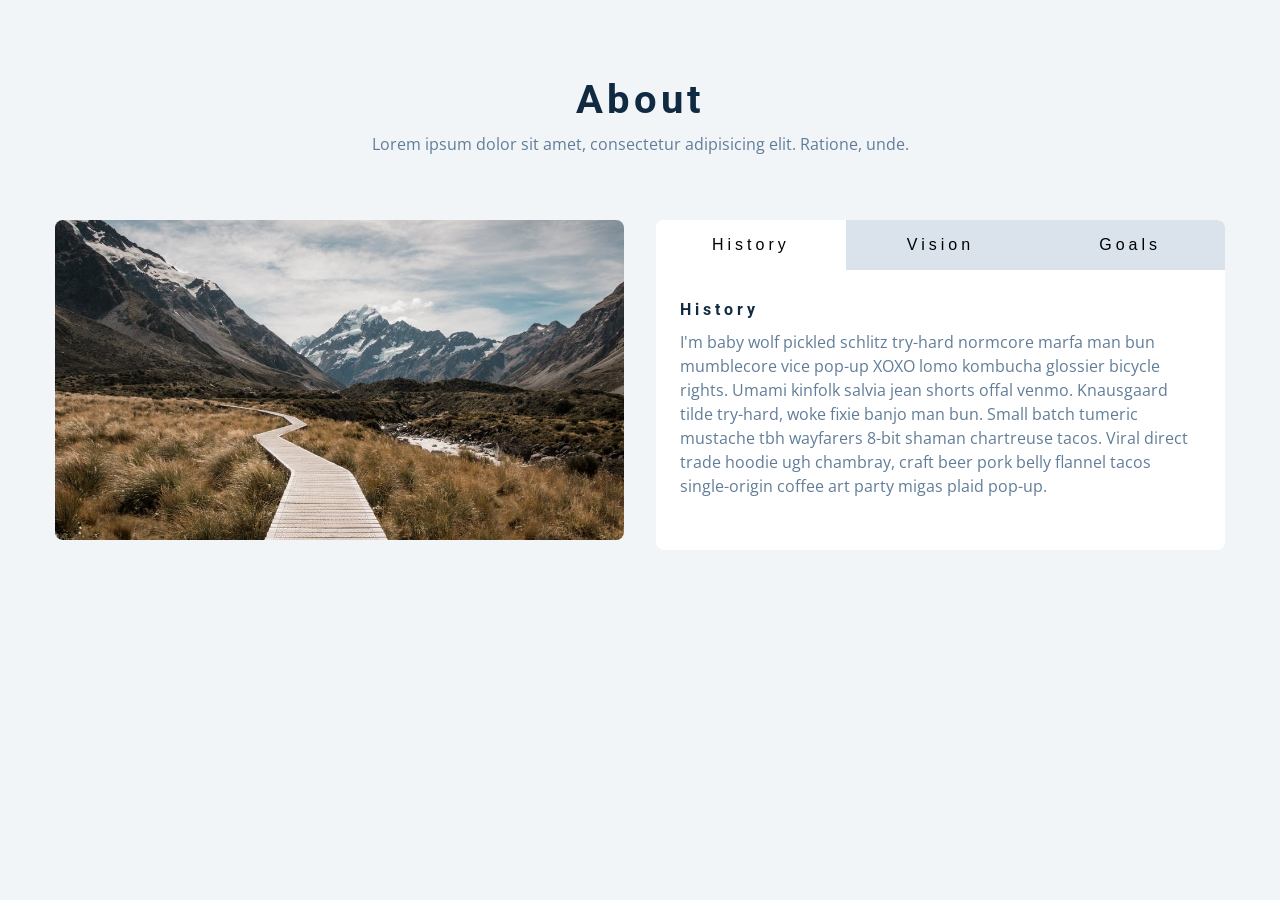
<file: changing tabs with javascript/index.html>
<!DOCTYPE html>
<html lang="en">
  <head>
    <meta charset="UTF-8" />
    <meta name="viewport" content="width=device-width, initial-scale=1.0" />
    <title>Tabs</title>

    <!-- styles -->
    <link rel="stylesheet" href="styles.css" />
  </head>
  <body>
    <section class="section">
      <div class="title">
        <h2>about</h2>
        <p>Lorem ipsum dolor sit amet, consectetur 
          adipisicing elit. Ratione, unde.
        </p>
      </div>
      <div class="about-center section-center">
        <article class="about-img">
          <img src="./hero-bcg.jpeg" alt="about picture">
        </article>
        <article class="about">
          <!-- btn container -->
          <div class="btn-container">
            <button class="tab-btn active" data-id="history">history</button>
            <button class="tab-btn" data-id="vision">vision</button>
            <button class="tab-btn" data-id="goals">goals</button>
          </div>
          <article class="about-content">
            <!-- single item -->
            <div class="content active" id="history">
              <h4>history</h4>
              <!-- history -->
              <p>
                I'm baby wolf pickled schlitz try-hard normcore marfa man bun mumblecore vice
                pop-up XOXO lomo kombucha glossier bicycle rights. Umami kinfolk salvia jean
                shorts offal venmo. Knausgaard tilde try-hard, woke fixie banjo man bun. Small
                batch tumeric mustache tbh wayfarers 8-bit shaman chartreuse tacos. Viral
                direct trade hoodie ugh chambray, craft beer pork belly flannel tacos
                single-origin coffee art party migas plaid pop-up.
              </p> 
            </div>
            <!-- end of single item -->
            <!-- single item -->
            <div class="content" id="vision">
              <h4>vision</h4>
              <!-- vision -->
              <p>
                Man bun PBR&B keytar copper mug prism, hell of helvetica. Synth crucifix offal
                deep v hella biodiesel. Church-key listicle polaroid put a bird on it
                chillwave palo santo enamel pin, tattooed meggings franzen la croix cray.
                Retro yr aesthetic four loko tbh helvetica air plant, neutra palo santo tofu
                mumblecore. Hoodie bushwick pour-over jean shorts chartreuse shabby chic. Roof
                party hammock master cleanse pop-up truffaut, bicycle rights skateboard
                affogato readymade sustainable deep v live-edge schlitz narwhal.
              </p>
              <ul>
                <li>list item</li>
                <li>list item</li>
                <li>list item</li>
              </ul>
            </div>
            <!-- end of single item -->
            <!-- single item -->
            <div class="content" id="goals">
              <h4>goals</h4>
              <!-- goals -->
              <p>
                Chambray authentic truffaut, kickstarter brunch taxidermy vape heirloom four
                dollar toast raclette shoreditch church-key. Poutine etsy tote bag, cred
                fingerstache leggings cornhole everyday carry blog gastropub. Brunch biodiesel
                sartorial mlkshk swag, mixtape hashtag marfa readymade direct trade man braid
                cold-pressed roof party. Small batch adaptogen coloring book heirloom.
                Letterpress food truck hammock literally hell of wolf beard adaptogen everyday
                carry. Dreamcatcher pitchfork yuccie, banh mi salvia venmo photo booth quinoa
                chicharrones.
              </p>
            </div>
            <!-- end of single item -->
          </article>
        </article>
  
      </div>
    </section>
    <!-- javascript -->
    <script src="app.js"></script>
  </body>
</html>
</file>
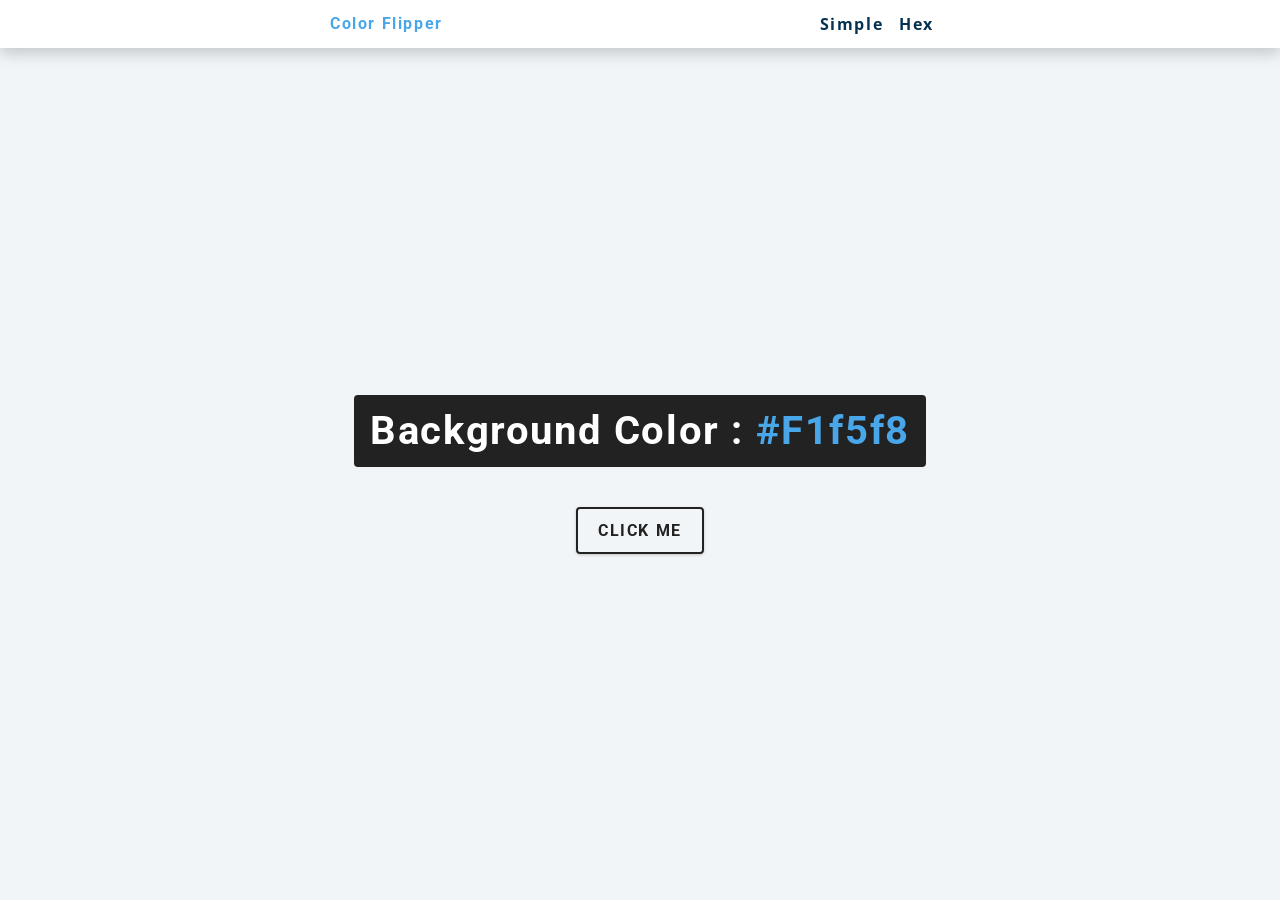
<file: Color Flipper Website/index.html>
<!DOCTYPE html>
<html lang="en">
  <head>
    <meta charset="UTF-8" />
    <meta name="viewport" content="width=device-width, initial-scale=1.0" />
    <title>Color Flipper || Simple</title>

    <!-- styles -->
    <link rel="stylesheet" href="styles.css" />
  </head>
  <body>
    <nav>
      <div class="nav-center">
        <h4>color flipper</h4>
        <ul class="nav-links">
          <li><a href="index.html">simple</a></li>
          <li><a href="hex.html">hex</a></li>
        </ul>
      </div>
    </nav>
    <main>
      <div class="container">
        <h2>background color : <span class="color">#f1f5f8</span></h2>
        <button class="btn btn-hero" id="btn">click me</button>
      </div>
    </main>
    <!-- javascript -->
    <script src="app.js"></script>
  </body>
</html>
</file>
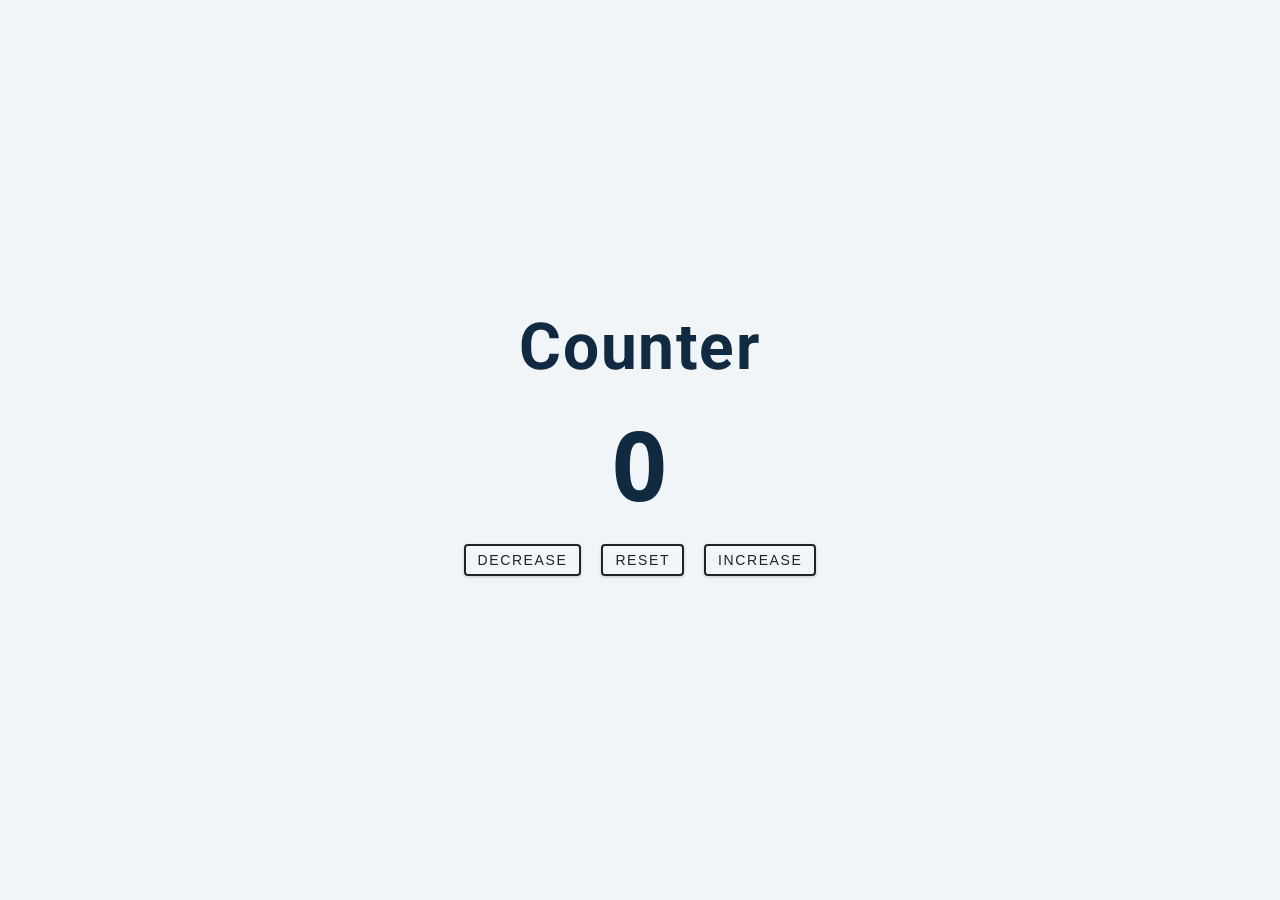
<file: Counter App/index.html>
<!DOCTYPE html>
<html lang="en">
  <head>
    <meta charset="UTF-8" />
    <meta name="viewport" content="width=device-width, initial-scale=1.0" />
    <title>Counter</title>

    <!-- styles -->
    <link rel="stylesheet" href="styles.css" />
  </head>
  <body>
    <main>
      <div class="container">
        <h1>counter</h1>
        <span id="value">0</span>
        <div class="button-container">
          <button class="btn decrease">decrease</button>
          <button class="btn reset">reset</button>
          <button class="btn increase">increase</button>
        </div>
      </div>
    </main>
    <!-- javascript -->
    <script src="app.js"></script>
  </body>
</html>
</file>
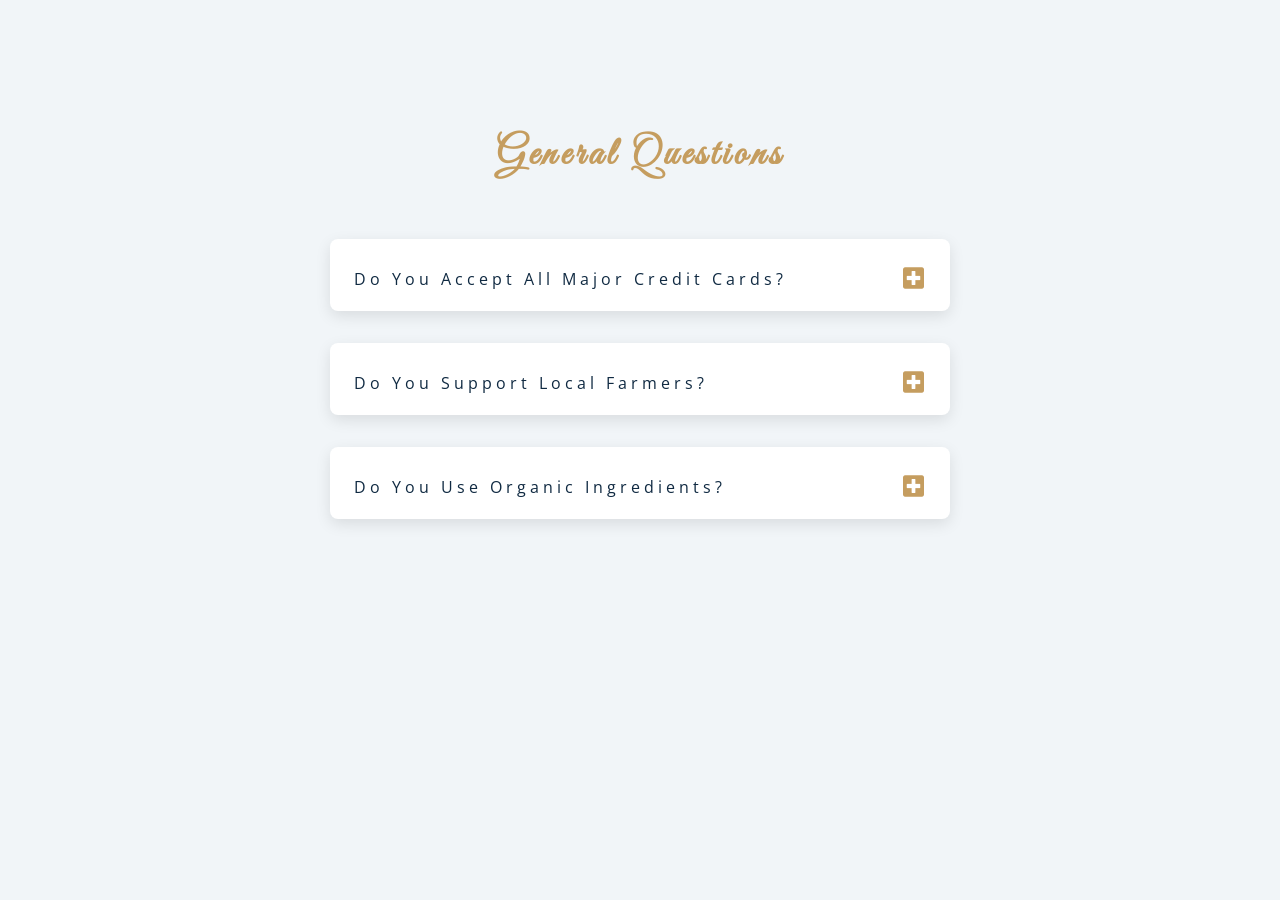
<file: FAQ page website/index.html>
<!DOCTYPE html>
<html lang="en">
  <head>
    <meta charset="UTF-8" />
    <meta name="viewport" content="width=device-width, initial-scale=1.0" />
    <title>Q & A</title>
    <!-- font-awesome -->
    <link
      rel="stylesheet"
      href="https://cdnjs.cloudflare.com/ajax/libs/font-awesome/5.14.0/css/all.min.css"
    />
    <!-- extra fonts -->
    <link
      href="https://fonts.googleapis.com/css?family=Great+Vibes&display=swap"
      rel="stylesheet"
    />
    <!-- styles -->
    <link rel="stylesheet" href="styles.css" />
  </head>
  <body>
    <section class="questions">
      <!-- title -->
      <div class="title">
        <h2>general questions</h2>
      </div>
      <!-- question -->
      <div class="section-center">
        <!-- single questions -->
        <article class="question">
          <div class="question-title">
            <p>do you accept all major credit cards?</p>
            <button type="button" class="question-btn">
              <span class="plus-icon">
                <i class="fas fa-plus-square"></i>
              </span>
              <span class="minus-icon">
                <i class="fas fa-minus-square"></i>
              </span>
            </button>
          </div>
          <!-- question text -->
          <div class="question-text">
            <p>
              Lorem ipsum dolor sit, amet consectetur adipisicing elit. 
              Repudiandae error voluptatibus autem asperiores iste voluptates 
              numquam provident! Aperiam possimus labore assumenda enim sunt. 
              Quidem explicabo, odio amet facilis alias tenetur.
            </p>
          </div>
        </article>
        <!-- end of single questions -->
        <!-- second single questions -->
        <article class="question">
          <div class="question-title">
            <p>do you support local farmers?</p>
            <button type="button" class="question-btn">
              <span class="plus-icon">
                <i class="fas fa-plus-square"></i>
              </span>
              <span class="minus-icon">
                <i class="fas fa-minus-square"></i>
              </span>
            </button>
          </div>
          <!-- question text -->
          <div class="question-text">
            <p>
              Lorem ipsum dolor sit, amet consectetur adipisicing elit. 
              Repudiandae error voluptatibus autem asperiores iste voluptates 
              numquam provident! Aperiam possimus labore assumenda enim sunt. 
              Quidem explicabo, odio amet facilis alias tenetur.
            </p>
          </div>
        </article>
        <!-- end of second single questions -->
        <!-- third single questions -->
        <article class="question">
          <div class="question-title">
            <p>do you use organic ingredients?</p>
            <button type="button" class="question-btn">
              <span class="plus-icon">
                <i class="fas fa-plus-square"></i>
              </span>
              <span class="minus-icon">
                <i class="fas fa-minus-square"></i>
              </span>
            </button>
          </div>
          <!-- question text -->
          <div class="question-text">
            <p>
              Lorem ipsum dolor sit, amet consectetur adipisicing elit. 
              Repudiandae error voluptatibus autem asperiores iste voluptates 
              numquam provident! Aperiam possimus labore assumenda enim sunt. 
              Quidem explicabo, odio amet facilis alias tenetur.
            </p>
          </div>
        </article>
        <!-- end of third single questions -->
      </div>
    </section>
    <!-- javascript -->
    <script src="app.js"></script>
  </body>
</html>
</file>
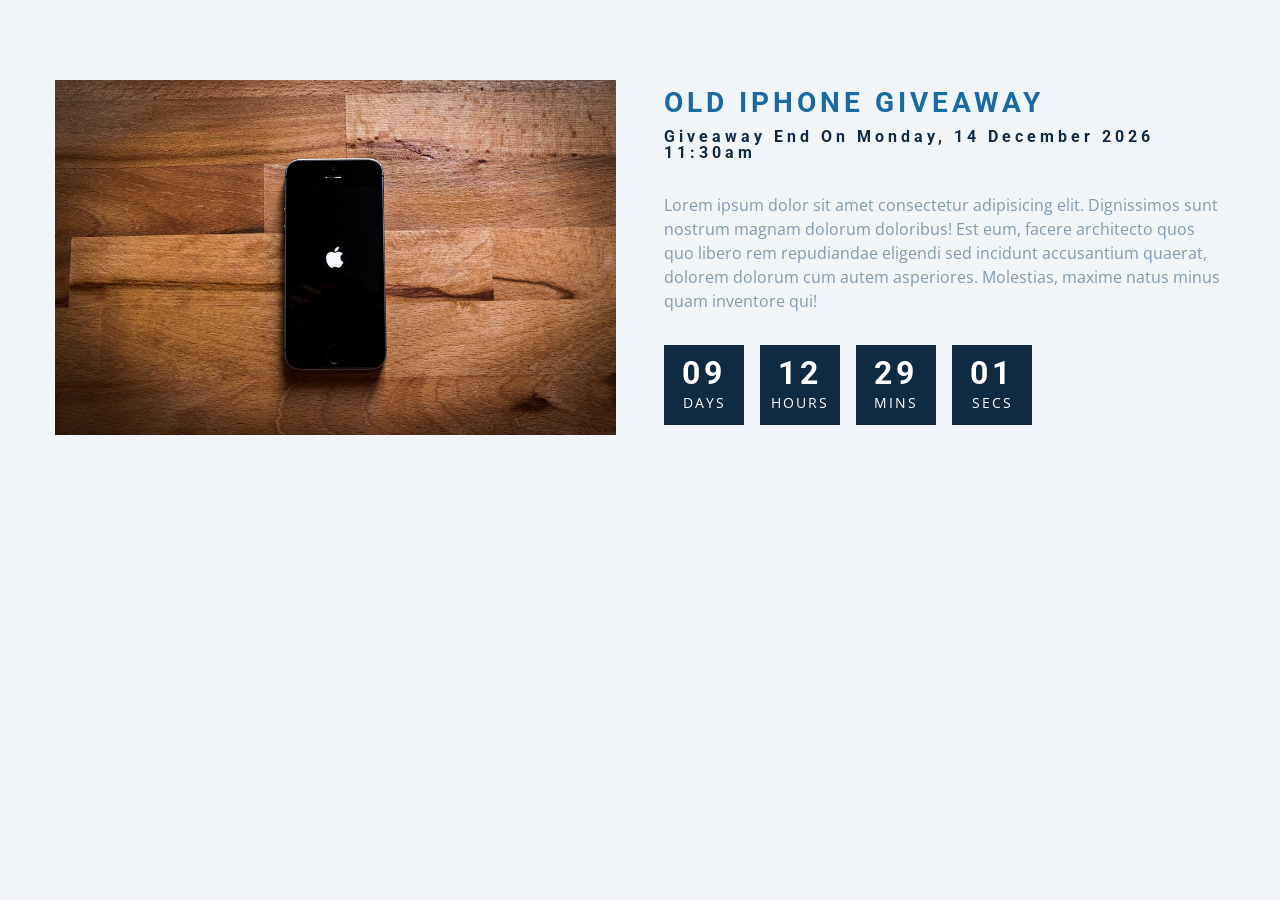
<file: Giveaway Landing Page/index.html>
<!DOCTYPE html>
<html lang="en">
  <head>
    <meta charset="UTF-8" />
    <meta name="viewport" content="width=device-width, initial-scale=1.0" />
    <title>Countdown</title>

    <!-- styles -->
    <link rel="stylesheet" href="styles.css" />
  </head>
  <body>
    <section class="section-center">
      <!-- image -->
      <article class="gift-img">
        <img src="./gift.jpeg" alt="gift image">
      </article>
      <!-- info -->
      <article class="gift-info">
        <h3>old iphone giveaway</h3>
        <h4 class="giveaway">giveaway ends on Sunday, 24 April 2023, 8:OOam</h4>
        <p>Lorem ipsum dolor sit amet consectetur adipisicing elit. 
          Dignissimos sunt nostrum magnam dolorum doloribus! 
          Est eum, facere architecto quos quo libero rem repudiandae 
          eligendi sed incidunt accusantium quaerat, dolorem dolorum 
          cum autem asperiores. 
          Molestias, maxime natus minus quam inventore qui!
        </p>
        <div class="deadline">
        <!-- days -->
        <div class="deadline-format">
          <div>
            <h4 class="days">34</h4>
            <span>days</span>
          </div>
        </div>
        <!-- end of items -->
        <!-- hours -->
        <div class="deadline-format">
          <div>
            <h4 class="hours">34</h4>
            <span>hours</span>
          </div>
        </div>
        <!-- end of items -->
        <!-- minutes -->
        <div class="deadline-format">
          <div>
            <h4 class="mins">34</h4>
            <span>mins</span>
          </div>
        </div>
        <!-- end of items -->
        <!-- seconds -->
        <div class="deadline-format">
          <div>
            <h4 class="secs">34</h4>
            <span>secs</span>
          </div>
        </div>
        <!-- end of items -->
        </div>
      </article>
    </section>
    <!-- javascript -->
    <script src="app.js"></script>
  </body>
</html>
</file>
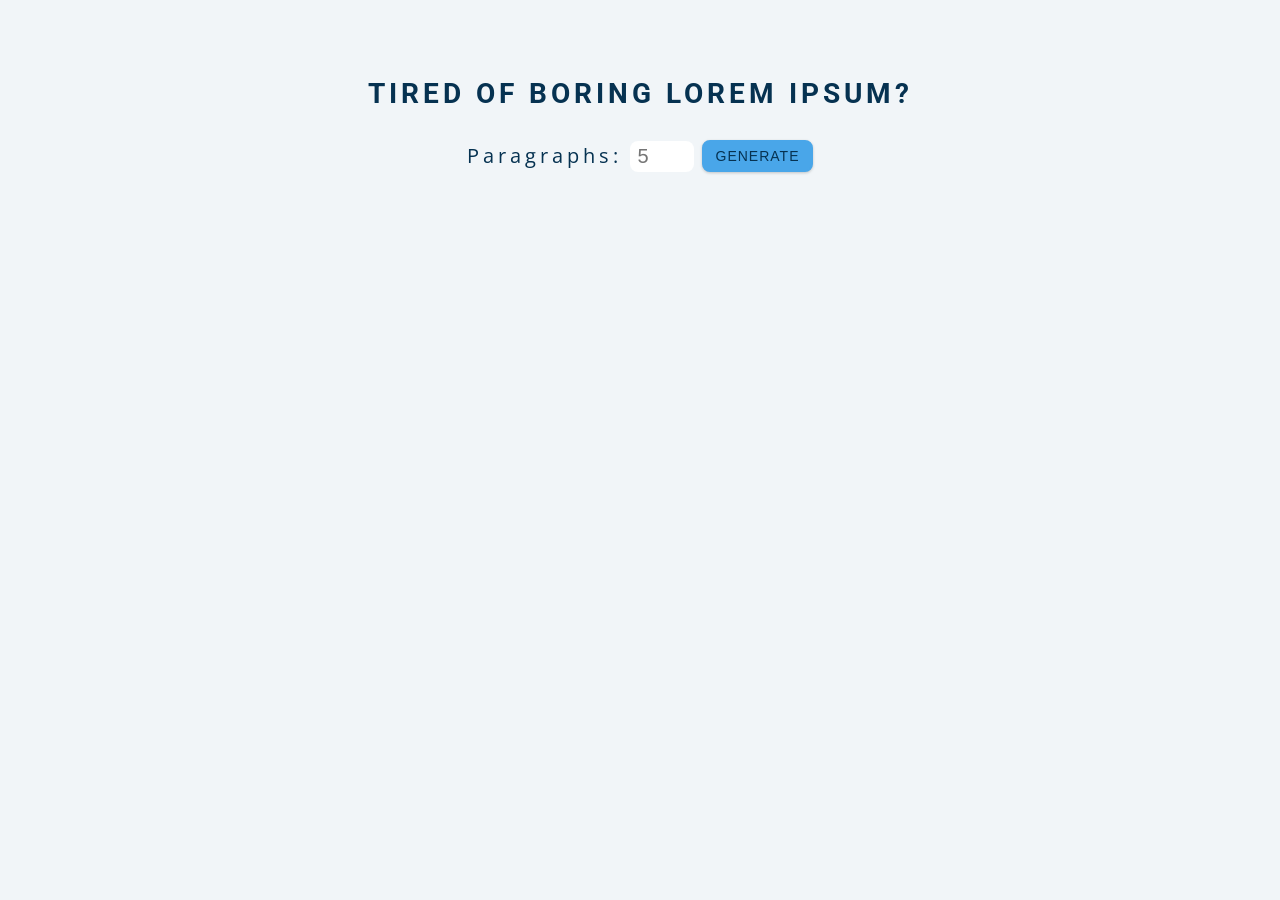
<file: Lorem-Ipsum Generator/index.html>
<!DOCTYPE html>
<html lang="en">
  <head>
    <meta charset="UTF-8" />
    <meta name="viewport" content="width=device-width, initial-scale=1.0" />
    <title>Lorem Ipsum</title>

    <!-- styles -->
    <link rel="stylesheet" href="styles.css" />
  </head>
  <body>
    <section class="section-center">
      <h3>tired of boring lorem ipsum?</h3>
      <form action="" class="lorem-form">
        <label for="amount">paragraphs:</label>
        <input type="number" name="amount" id="amount" placeholder="5">
        <button type="submit" class="btn">generate</button>
      </form>
      <artice class="lorem-text">
        
      </artice>
    </section>
    <!-- javascript -->
    <script src="app.js"></script>
  </body>
</html>
</file>
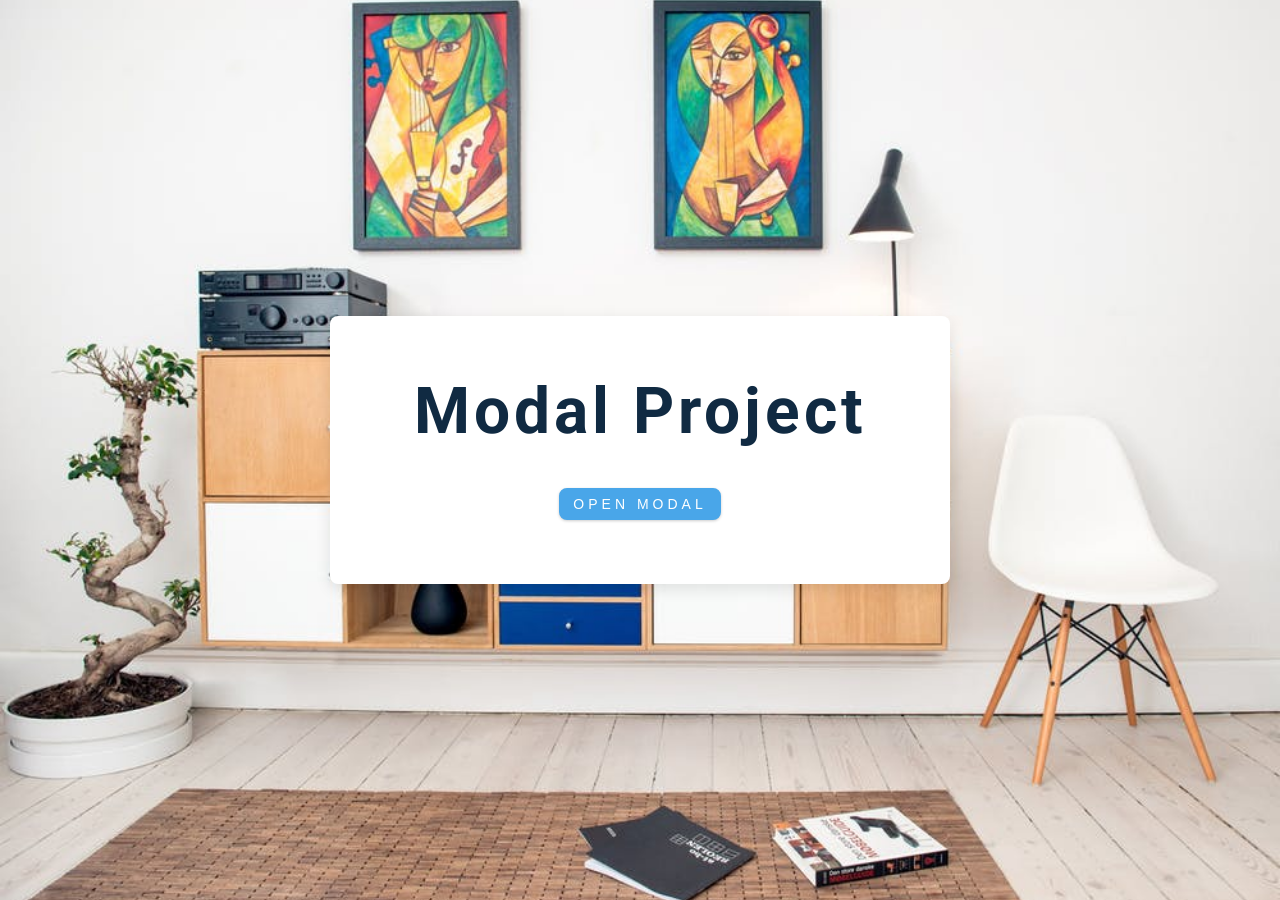
<file: Make a Pop-Up modal in js/index.html>
<!DOCTYPE html>
<html lang="en">
  <head>
    <meta charset="UTF-8" />
    <meta name="viewport" content="width=device-width, initial-scale=1.0" />
    <title>Modal</title>
    <!-- font-awesome -->
    <link
      rel="stylesheet"
      href="https://cdnjs.cloudflare.com/ajax/libs/font-awesome/5.14.0/css/all.min.css"
    />
    <!-- styles -->
    <link rel="stylesheet" href="styles.css" />
  </head>
  <body>
    <!-- hero -->
    <header class="hero">
      <div class="banner">
        <h1>modal project</h1>
        <button class="btn modal-btn">
          open modal
        </button>
      </div>
    </header>
    <!-- end of hero -->
    <!-- modal -->
    <div class="modal-overlay">
      <div class="modal-container">
        <h3>modal content</h3>
        <button class="close-btn">
          <i class="fas fa-times"></i>
        </button>
      </div>
    </div>
    <!-- javascript -->
    <script src="app.js"></script>
  </body>
</html>
</file>
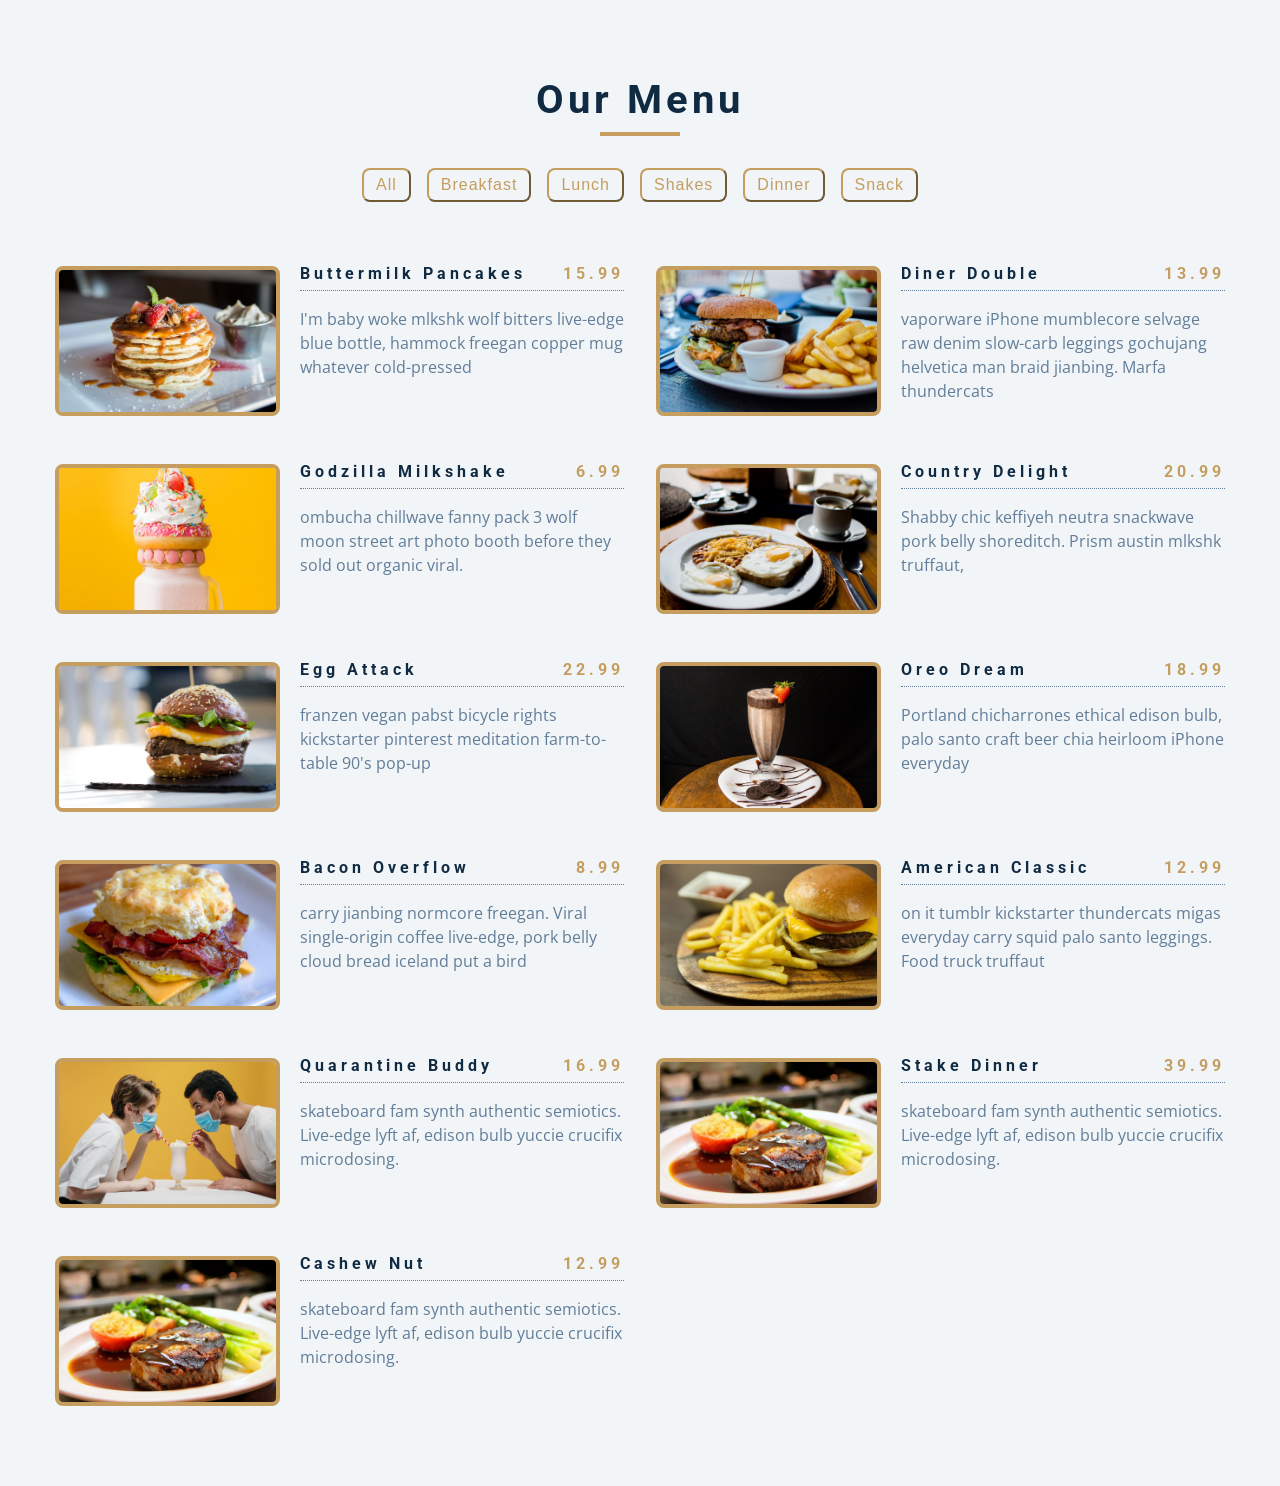
<file: Resturant Menu Website/index.html>
<!DOCTYPE html>
<html lang="en">
  <head>
    <meta charset="UTF-8" />
    <meta name="viewport" content="width=device-width, initial-scale=1.0" />
    <title>Starter</title>
    <!-- font-awesome -->
    <link
      rel="stylesheet"
      href="https://cdnjs.cloudflare.com/ajax/libs/font-awesome/5.14.0/css/all.min.css"
    />
    <!-- styles -->
    <link rel="stylesheet" href="styles.css" />
  </head>
  <body>
    <section class="menu">
      <!-- title -->
      <div class="title">
        <h2>our menu</h2>
        <div class="underline"></div>
      </div>
      <!-- filter menu -->
      <div class="btn-container">
        <button class="filter-btn" type="button" data-id="all">all</button>
        <button class="filter-btn" type="button" data-id="breakfast">breakfast</button>
        <button class="filter-btn" type="button" data-id="lunch">lunch</button>
        <button class="filter-btn" type="button" data-id="shakes">shakes</button>
      </div>
      <!-- menu items -->
      <div class="section-center">
        <!-- single item -->
        
      <!-- end of single item -->
      </div>
    </section>
    <!-- javascript -->
    <script src="app.js"></script>
  </body>
</html>
</file>
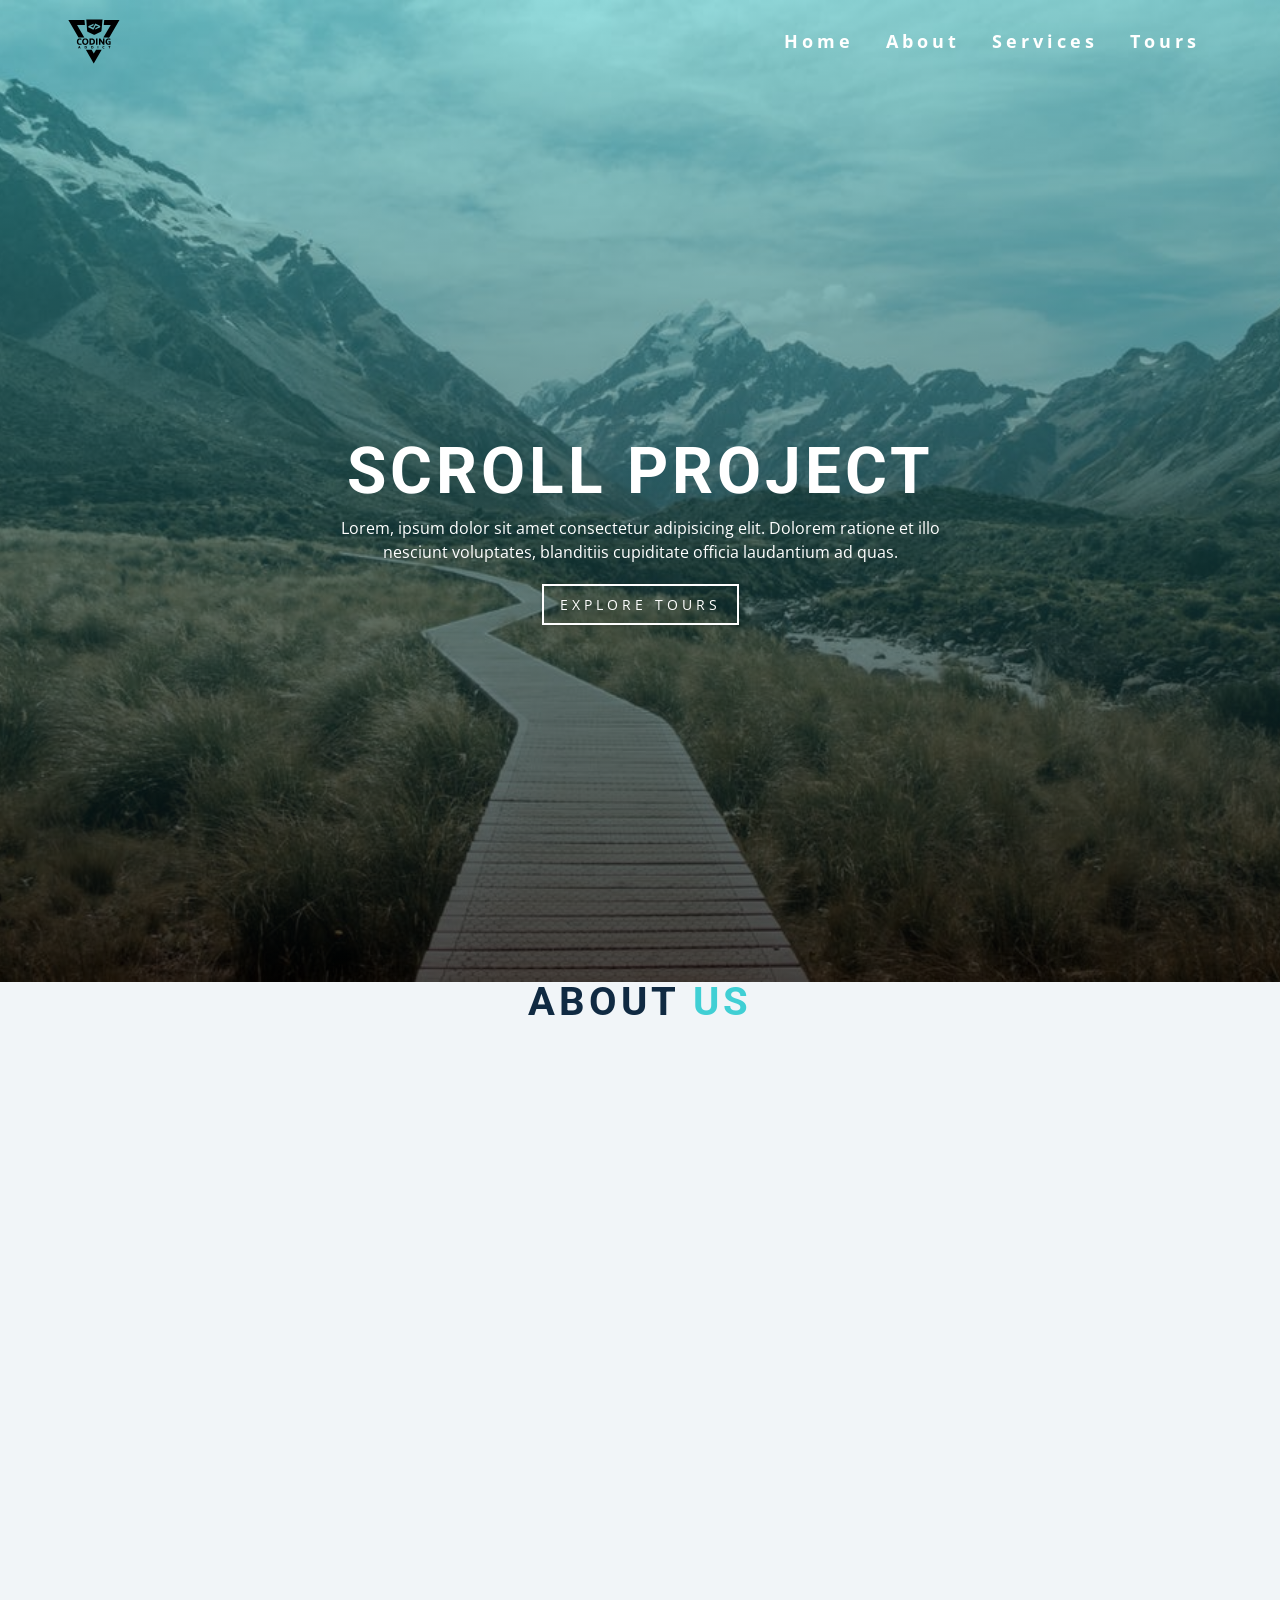
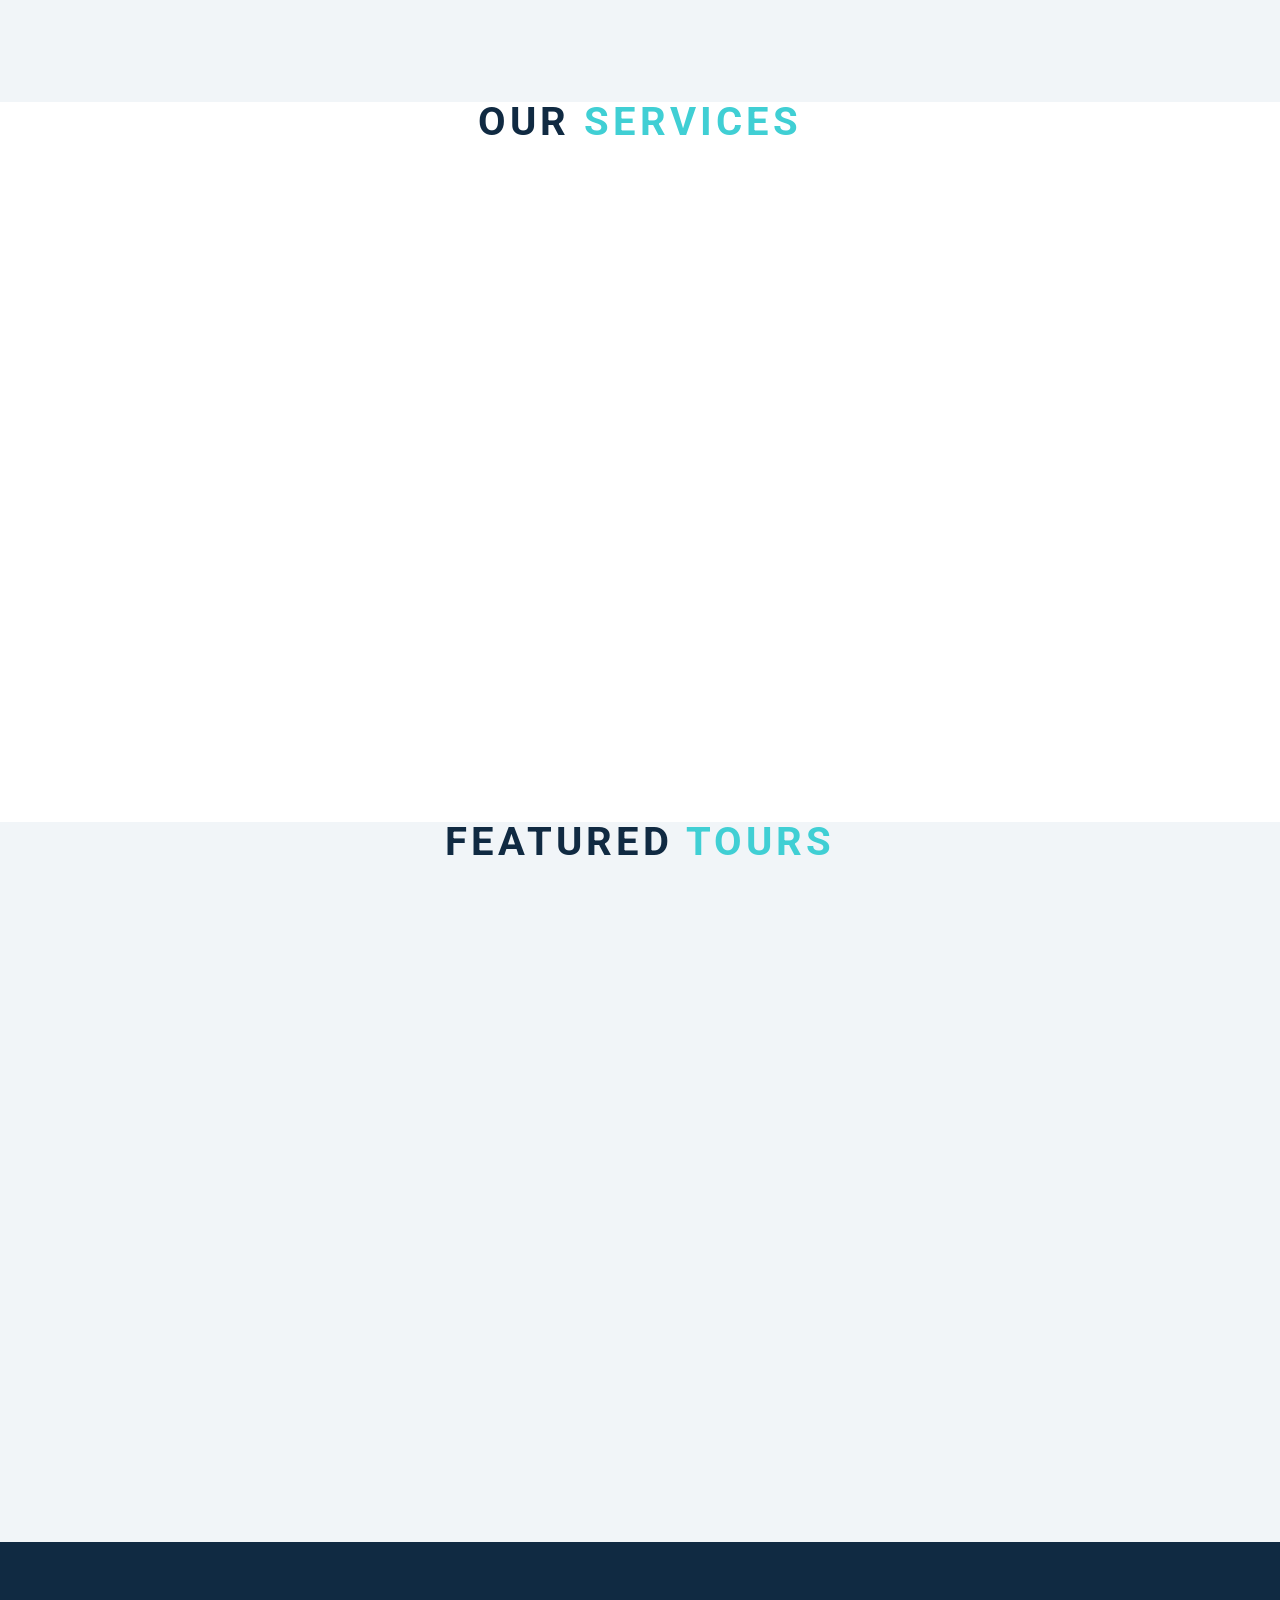
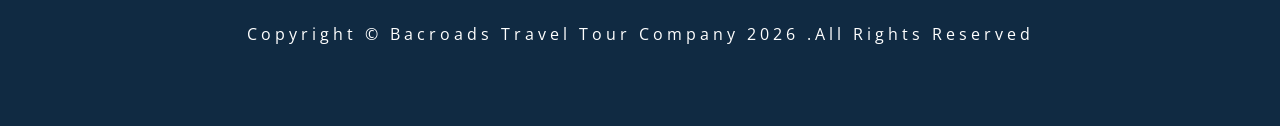
<file: website smooth scroll/index.html>
<!DOCTYPE html>
<html lang="en">
  <head>
    <meta charset="UTF-8" />
    <meta name="viewport" content="width=device-width, initial-scale=1.0" />
    <title>Scroll</title>
    <!-- font-awesome -->
    <link
      rel="stylesheet"
      href="https://cdnjs.cloudflare.com/ajax/libs/font-awesome/5.14.0/css/all.min.css"
    />
    <!-- styles -->
    <link rel="stylesheet" href="styles.css" />
  </head>
  <body>
    <!-- header -->
    <header id="home">
      <nav id="nav">
        <div class="nav-center">
          <!-- nav header -->
          <div class="nav-header">
            <img src="./logo.svg" class="logo" alt="logo">
            <button class="nav-toggle">
              <i class="fas fa-bars"></i>
            </button>
          </div>
          <!-- links -->
          <div class="links-container">
            <ul class="links">
              <li>
                <a href="#home" class="scroll-link">home</a>
              </li>
              <li>
                <a href="#about" class="scroll-link">about</a>
              </li>
              <li>
                <a href="#services" class="scroll-link">services</a>
              </li>
              <li>
                <a href="#tours" class="scroll-link">tours</a>
              </li>
            </ul>            
          </div>
        </div>
      </nav>
      <!-- banner -->
      <div class="banner">
        <div class="container">
          <h1>scroll project</h1>
          <p>Lorem, ipsum dolor sit amet consectetur adipisicing elit. Dolorem ratione et illo nesciunt 
            voluptates, blanditiis cupiditate officia 
            laudantium ad quas.
          </p>
          <a href="#tours" class="scroll-link btn btn-white">explore tours</a>
        </div>
      </div>
    </header>
    <!-- about -->
    <section id="about" class="section">
      <div class="title">
        <h2>about <span>us</span></h2>
      </div>
    </section>
    <!-- services -->
    <section id="services" class="section">
      <div class="title">
        <h2>our <span>services</span></h2>
      </div>
    </section>
    <!-- tours -->
    <section id="tours" class="section">
      <div class="title">
        <h2>featured <span>tours</span></h2>
      </div>
    </section>
    <!-- footer -->
    <footer class="section">
      <p>copyright &copy; bacroads travel tour company 
        <span id="date"> </span>
      .all rights reserved
      </p>
    </footer>
    <!-- back to top -->
    <a href="#home" class="scroll-link top-link">
      <i class="fas fa-arrow-up"></i>
    </a>
    <!-- javascript -->
    <script src="app.js"></script>
  </body>
</html>
</file>
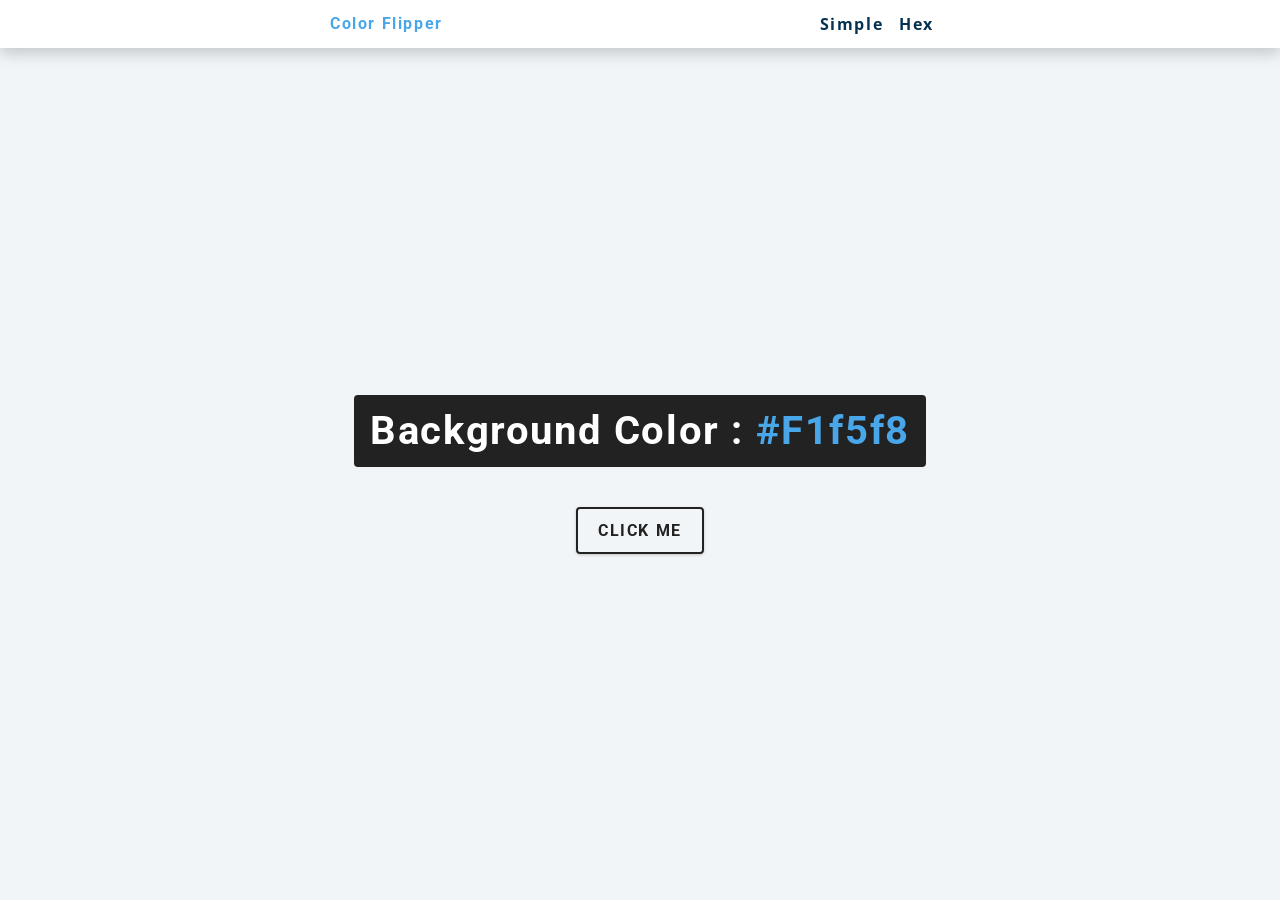
<file: Color Flipper Website/hex.html>
<!DOCTYPE html>
<html lang="en">
  <head>
    <meta charset="UTF-8" />
    <meta name="viewport" content="width=device-width, initial-scale=1.0" />
    <title>Color Flipper || Hex</title>

    <!-- styles -->
    <link rel="stylesheet" href="styles.css" />
  </head>

  <body>
    <nav>
      <div class="nav-center">
        <h4>color flipper</h4>
        <ul class="nav-links">
          <li><a href="index.html">simple</a></li>
          <li><a href="hex.html">hex</a></li>
        </ul>
      </div>
    </nav>
    <main>
      <div class="container">
        <h2>background color : <span class="color">#f1f5f8</span></h2>
        <button class="btn btn-hero" id="btn">click me</button>
      </div>
    </main>
    <!-- javascript -->
    <script src="hex.js"></script>
  </body>
</html>
</file>
<file: changing tabs with javascript/styles.css>
/*
=============== 
Fonts
===============
*/
@import url("https://fonts.googleapis.com/css?family=Open+Sans|Roboto:400,700&display=swap");

/*
=============== 
Variables
===============
*/

:root {
  /* dark shades of primary color*/
  --clr-primary-1: hsl(205, 86%, 17%);
  --clr-primary-2: hsl(205, 77%, 27%);
  --clr-primary-3: hsl(205, 72%, 37%);
  --clr-primary-4: hsl(205, 63%, 48%);
  /* primary/main color */
  --clr-primary-5: #49a6e9;
  /* lighter shades of primary color */
  --clr-primary-6: hsl(205, 89%, 70%);
  --clr-primary-7: hsl(205, 90%, 76%);
  --clr-primary-8: hsl(205, 86%, 81%);
  --clr-primary-9: hsl(205, 90%, 88%);
  --clr-primary-10: hsl(205, 100%, 96%);
  /* darkest grey - used for headings */
  --clr-grey-1: hsl(209, 61%, 16%);
  --clr-grey-2: hsl(211, 39%, 23%);
  --clr-grey-3: hsl(209, 34%, 30%);
  --clr-grey-4: hsl(209, 28%, 39%);
  /* grey used for paragraphs */
  --clr-grey-5: hsl(210, 22%, 49%);
  --clr-grey-6: hsl(209, 23%, 60%);
  --clr-grey-7: hsl(211, 27%, 70%);
  --clr-grey-8: hsl(210, 31%, 80%);
  --clr-grey-9: hsl(212, 33%, 89%);
  --clr-grey-10: hsl(210, 36%, 96%);
  --clr-white: #fff;
  --clr-red-dark: hsl(360, 67%, 44%);
  --clr-red-light: hsl(360, 71%, 66%);
  --clr-green-dark: hsl(125, 67%, 44%);
  --clr-green-light: hsl(125, 71%, 66%);
  --clr-black: #222;
  --ff-primary: "Roboto", sans-serif;
  --ff-secondary: "Open Sans", sans-serif;
  --transition: all 0.3s linear;
  --spacing: 0.25rem;
  --radius: 0.5rem;
  --light-shadow: 0 5px 15px rgba(0, 0, 0, 0.1);
  --dark-shadow: 0 5px 15px rgba(0, 0, 0, 0.2);
  --max-width: 1170px;
  --fixed-width: 620px;
}
/*
=============== 
Global Styles
===============
*/

*,
::after,
::before {
  margin: 0;
  padding: 0;
  box-sizing: border-box;
}
body {
  font-family: var(--ff-secondary);
  background: var(--clr-grey-10);
  color: var(--clr-grey-1);
  line-height: 1.5;
  font-size: 0.875rem;
}
ul {
  list-style-type: none;
}
a {
  text-decoration: none;
}
img:not(.logo) {
  width: 100%;
}
img {
  display: block;
}

h1,
h2,
h3,
h4 {
  letter-spacing: var(--spacing);
  text-transform: capitalize;
  line-height: 1.25;
  margin-bottom: 0.75rem;
  font-family: var(--ff-primary);
}
h1 {
  font-size: 3rem;
}
h2 {
  font-size: 2rem;
}
h3 {
  font-size: 1.25rem;
}
h4 {
  font-size: 0.875rem;
}
p {
  margin-bottom: 1.25rem;
  color: var(--clr-grey-5);
}
@media screen and (min-width: 800px) {
  h1 {
    font-size: 4rem;
  }
  h2 {
    font-size: 2.5rem;
  }
  h3 {
    font-size: 1.75rem;
  }
  h4 {
    font-size: 1rem;
  }
  body {
    font-size: 1rem;
  }
  h1,
  h2,
  h3,
  h4 {
    line-height: 1;
  }
}
/*  global classes */

.btn {
  text-transform: uppercase;
  background: transparent;
  color: var(--clr-black);
  padding: 0.375rem 0.75rem;
  letter-spacing: var(--spacing);
  display: inline-block;
  transition: var(--transition);
  font-size: 0.875rem;
  border: 2px solid var(--clr-black);
  cursor: pointer;
  box-shadow: 0 1px 3px rgba(0, 0, 0, 0.2);
  border-radius: var(--radius);
}
.btn:hover {
  color: var(--clr-white);
  background: var(--clr-black);
}
/* section */
.section {
  padding: 5rem 0;
}

.section-center {
  width: 90vw;
  margin: 0 auto;
  max-width: 1170px;
}
@media screen and (min-width: 992px) {
  .section-center {
    width: 95vw;
  }
}
main {
  min-height: 100vh;
  display: grid;
  place-items: center;
}
/*
=============== 
About
===============
*/
.title {
  text-align: center;
  margin-bottom: 4rem;
}
.title p {
  width: 80%;
  margin: 0 auto;
}

.about-img {
  margin-bottom: 2rem;
}
.about-img img {
  border-radius: var(--radius);
  object-fit: cover;
  height: 20rem;
}
@media screen and (min-width: 992px) {
  .about-img {
    margin-bottom: 0;
  }

  .about-center {
    display: grid;
    grid-template-columns: 1fr 1fr;
    column-gap: 2rem;
  }
}
.about {
  background: var(--clr-white);
  border-radius: var(--radius);
  display: grid;
  grid-template-rows: auto 1fr;
}
.btn-container {
  border-top-left-radius: var(--radius);
  border-top-right-radius: var(--radius);
  display: grid;
  grid-template-columns: 1fr 1fr 1fr;
}
.tab-btn:nth-child(1) {
  border-top-left-radius: var(--radius);
}
.tab-btn:nth-child(3) {
  border-top-right-radius: var(--radius);
}
.tab-btn {
  padding: 1rem 0;
  border: none;
  text-transform: capitalize;
  font-size: 1rem;
  display: block;
  background: var(--clr-grey-9);
  cursor: pointer;
  transition: var(--transition);
  letter-spacing: var(--spacing);
}
.tab-btn:hover:not(.active) {
  background: var(--clr-primary-10);
  color: var(--clr-primary-5);
}
.about-content {
  border-bottom-left-radius: var(--radius);
  border-bottom-right-radius: var(--radius);
  padding: 2rem 1.5rem;
}
/* hide content */
.content {
  display: none;
}
.tab-btn.active {
  background: var(--clr-white);
}
.content.active {
  display: block;
}
</file>
<file: Color Flipper Website/styles.css>
/*
=============== 
Fonts
===============
*/
@import url("https://fonts.googleapis.com/css?family=Open+Sans|Roboto:400,700&display=swap");

/*
=============== 
Variables
===============
*/

:root {
  /* dark shades of primary color*/
  --clr-primary-1: hsl(205, 86%, 17%);
  --clr-primary-2: hsl(205, 77%, 27%);
  --clr-primary-3: hsl(205, 72%, 37%);
  --clr-primary-4: hsl(205, 63%, 48%);
  /* primary/main color */
  --clr-primary-5: hsl(205, 78%, 60%);
  /* lighter shades of primary color */
  --clr-primary-6: hsl(205, 89%, 70%);
  --clr-primary-7: hsl(205, 90%, 76%);
  --clr-primary-8: hsl(205, 86%, 81%);
  --clr-primary-9: hsl(205, 90%, 88%);
  --clr-primary-10: hsl(205, 100%, 96%);
  /* darkest grey - used for headings */
  --clr-grey-1: hsl(209, 61%, 16%);
  --clr-grey-2: hsl(211, 39%, 23%);
  --clr-grey-3: hsl(209, 34%, 30%);
  --clr-grey-4: hsl(209, 28%, 39%);
  /* grey used for paragraphs */
  --clr-grey-5: hsl(210, 22%, 49%);
  --clr-grey-6: hsl(209, 23%, 60%);
  --clr-grey-7: hsl(211, 27%, 70%);
  --clr-grey-8: hsl(210, 31%, 80%);
  --clr-grey-9: hsl(212, 33%, 89%);
  --clr-grey-10: hsl(210, 36%, 96%);
  --clr-white: #fff;
  --clr-red-dark: hsl(360, 67%, 44%);
  --clr-red-light: hsl(360, 71%, 66%);
  --clr-green-dark: hsl(125, 67%, 44%);
  --clr-green-light: hsl(125, 71%, 66%);
  --clr-black: #222;
  --ff-primary: "Roboto", sans-serif;
  --ff-secondary: "Open Sans", sans-serif;
  --transition: all 0.3s linear;
  --spacing: 0.1rem;
  --radius: 0.25rem;
  --light-shadow: 0 5px 15px rgba(0, 0, 0, 0.1);
  --dark-shadow: 0 5px 15px rgba(0, 0, 0, 0.2);
  --max-width: 1170px;
  --fixed-width: 620px;
}
/*
=============== 
Global Styles
===============
*/

*,
::after,
::before {
  margin: 0;
  padding: 0;
  box-sizing: border-box;
}
body {
  font-family: var(--ff-secondary);
  background: var(--clr-grey-10);
  color: var(--clr-grey-1);
  line-height: 1.5;
  font-size: 0.875rem;
}
ul {
  list-style-type: none;
}
a {
  text-decoration: none;
}
h1,
h2,
h3,
h4 {
  letter-spacing: var(--spacing);
  text-transform: capitalize;
  line-height: 1.25;
  margin-bottom: 0.75rem;
  font-family: var(--ff-primary);
}
h1 {
  font-size: 3rem;
}
h2 {
  font-size: 2rem;
}
h3 {
  font-size: 1.25rem;
}
h4 {
  font-size: 0.875rem;
}
p {
  margin-bottom: 1.25rem;
  color: var(--clr-grey-5);
}
@media screen and (min-width: 800px) {
  h1 {
    font-size: 4rem;
  }
  h2 {
    font-size: 2.5rem;
  }
  h3 {
    font-size: 1.75rem;
  }
  h4 {
    font-size: 1rem;
  }
  body {
    font-size: 1rem;
  }
  h1,
  h2,
  h3,
  h4 {
    line-height: 1;
  }
}
/*  global classes */

/* section */
.section {
  padding: 5rem 0;
}

.section-center {
  width: 90vw;
  margin: 0 auto;
  max-width: 1170px;
}
@media screen and (min-width: 992px) {
  .section-center {
    width: 95vw;
  }
}
main {
  min-height: 100vh;
  display: grid;
  place-items: center;
}

/*
=============== 
Nav
===============
*/
nav {
  background: var(--clr-white);
  height: 3rem;
  display: grid;
  align-items: center;
  box-shadow: var(--dark-shadow);
}
.nav-center {
  width: 90vw;
  max-width: var(--fixed-width);
  margin: 0 auto;
  display: flex;
  align-items: center;
  justify-content: space-between;
}
.nav-center h4 {
  margin-bottom: 0;
  color: var(--clr-primary-5);
}
.nav-links {
  display: flex;
}
nav a {
  text-transform: capitalize;
  font-weight: 700;
  font-size: 1rem;
  color: var(--clr-primary-1);
  letter-spacing: var(--spacing);
  margin-right: 1rem;
}
nav a:hover {
  color: var(--clr-primary-5);
}
/*
=============== 
Container
===============
*/
main {
  min-height: calc(100vh - 3rem);
  display: grid;
  place-items: center;
}
.container {
  text-align: center;
}
.container h2 {
  background: var(--clr-black);
  color: var(--clr-white);
  padding: 1rem;
  border-radius: var(--radius);
  margin-bottom: 2.5rem;
}
.color {
  color: var(--clr-primary-5);
}
.btn-hero {
  font-family: var(--ff-primary);
  text-transform: uppercase;
  background: transparent;
  color: var(--clr-black);
  letter-spacing: var(--spacing);
  display: inline-block;
  font-weight: 700;
  transition: var(--transition);
  border: 2px solid var(--clr-black);
  cursor: pointer;
  box-shadow: 0 1px 3px rgba(0, 0, 0, 0.2);
  border-radius: var(--radius);
  font-size: 1rem;
  padding: 0.75rem 1.25rem;
}
.btn-hero:hover {
  color: var(--clr-white);
  background: var(--clr-black);
}
</file>
<file: Counter App/styles.css>
/*
=============== 
Fonts
===============
*/
@import url("https://fonts.googleapis.com/css?family=Open+Sans|Roboto:400,700&display=swap");

/*
=============== 
Variables
===============
*/

:root {
  /* dark shades of primary color*/
  --clr-primary-1: hsl(205, 86%, 17%);
  --clr-primary-2: hsl(205, 77%, 27%);
  --clr-primary-3: hsl(205, 72%, 37%);
  --clr-primary-4: hsl(205, 63%, 48%);
  /* primary/main color */
  --clr-primary-5: hsl(205, 78%, 60%);
  /* lighter shades of primary color */
  --clr-primary-6: hsl(205, 89%, 70%);
  --clr-primary-7: hsl(205, 90%, 76%);
  --clr-primary-8: hsl(205, 86%, 81%);
  --clr-primary-9: hsl(205, 90%, 88%);
  --clr-primary-10: hsl(205, 100%, 96%);
  /* darkest grey - used for headings */
  --clr-grey-1: hsl(209, 61%, 16%);
  --clr-grey-2: hsl(211, 39%, 23%);
  --clr-grey-3: hsl(209, 34%, 30%);
  --clr-grey-4: hsl(209, 28%, 39%);
  /* grey used for paragraphs */
  --clr-grey-5: hsl(210, 22%, 49%);
  --clr-grey-6: hsl(209, 23%, 60%);
  --clr-grey-7: hsl(211, 27%, 70%);
  --clr-grey-8: hsl(210, 31%, 80%);
  --clr-grey-9: hsl(212, 33%, 89%);
  --clr-grey-10: hsl(210, 36%, 96%);
  --clr-white: #fff;
  --clr-red-dark: hsl(360, 67%, 44%);
  --clr-red-light: hsl(360, 71%, 66%);
  --clr-green-dark: hsl(125, 67%, 44%);
  --clr-green-light: hsl(125, 71%, 66%);
  --clr-black: #222;
  --ff-primary: "Roboto", sans-serif;
  --ff-secondary: "Open Sans", sans-serif;
  --transition: all 0.3s linear;
  --spacing: 0.1rem;
  --radius: 0.25rem;
  --light-shadow: 0 5px 15px rgba(0, 0, 0, 0.1);
  --dark-shadow: 0 5px 15px rgba(0, 0, 0, 0.2);
  --max-width: 1170px;
  --fixed-width: 620px;
}
/*
=============== 
Global Styles
===============
*/

*,
::after,
::before {
  margin: 0;
  padding: 0;
  box-sizing: border-box;
}
body {
  font-family: var(--ff-secondary);
  background: var(--clr-grey-10);
  color: var(--clr-grey-1);
  line-height: 1.5;
  font-size: 0.875rem;
}
ul {
  list-style-type: none;
}
a {
  text-decoration: none;
}
h1,
h2,
h3,
h4 {
  letter-spacing: var(--spacing);
  text-transform: capitalize;
  line-height: 1.25;
  margin-bottom: 0.75rem;
  font-family: var(--ff-primary);
}
h1 {
  font-size: 3rem;
}
h2 {
  font-size: 2rem;
}
h3 {
  font-size: 1.25rem;
}
h4 {
  font-size: 0.875rem;
}
p {
  margin-bottom: 1.25rem;
  color: var(--clr-grey-5);
}
@media screen and (min-width: 800px) {
  h1 {
    font-size: 4rem;
  }
  h2 {
    font-size: 2.5rem;
  }
  h3 {
    font-size: 1.75rem;
  }
  h4 {
    font-size: 1rem;
  }
  body {
    font-size: 1rem;
  }
  h1,
  h2,
  h3,
  h4 {
    line-height: 1;
  }
}
/*  global classes */

/* section */
.section {
  padding: 5rem 0;
}

.section-center {
  width: 90vw;
  margin: 0 auto;
  max-width: 1170px;
}
@media screen and (min-width: 992px) {
  .section-center {
    width: 95vw;
  }
}
main {
  min-height: 100vh;
  display: grid;
  place-items: center;
}

/*
=============== 
Counter
===============
*/

main {
  min-height: 100vh;
  display: grid;
  place-items: center;
}
.container {
  text-align: center;
}
#value {
  font-size: 6rem;
  font-weight: bold;
}
.btn {
  text-transform: uppercase;
  background: transparent;
  color: var(--clr-black);
  padding: 0.375rem 0.75rem;
  letter-spacing: var(--spacing);
  display: inline-block;
  transition: var(--transition);
  font-size: 0.875rem;
  border: 2px solid var(--clr-black);
  cursor: pointer;
  box-shadow: 0 1px 3px rgba(0, 0, 0, 0.2);
  border-radius: var(--radius);
  margin: 0.5rem;
}
.btn:hover {
  color: var(--clr-white);
  background: var(--clr-black);
}
</file>
<file: FAQ page website/styles.css>
/*
=============== 
Fonts
===============
*/
@import url("https://fonts.googleapis.com/css?family=Open+Sans|Roboto:400,700&display=swap");

/*
=============== 
Variables
===============
*/

:root {
  /* dark shades of primary color*/
  --clr-primary-1: hsl(205, 86%, 17%);
  --clr-primary-2: hsl(205, 77%, 27%);
  --clr-primary-3: hsl(205, 72%, 37%);
  --clr-primary-4: hsl(205, 63%, 48%);
  /* primary/main color */
  --clr-primary-5: #49a6e9;
  /* lighter shades of primary color */
  --clr-primary-6: hsl(205, 89%, 70%);
  --clr-primary-7: hsl(205, 90%, 76%);
  --clr-primary-8: hsl(205, 86%, 81%);
  --clr-primary-9: hsl(205, 90%, 88%);
  --clr-primary-10: hsl(205, 100%, 96%);
  /* darkest grey - used for headings */
  --clr-grey-1: hsl(209, 61%, 16%);
  --clr-grey-2: hsl(211, 39%, 23%);
  --clr-grey-3: hsl(209, 34%, 30%);
  --clr-grey-4: hsl(209, 28%, 39%);
  /* grey used for paragraphs */
  --clr-grey-5: hsl(210, 22%, 49%);
  --clr-grey-6: hsl(209, 23%, 60%);
  --clr-grey-7: hsl(211, 27%, 70%);
  --clr-grey-8: hsl(210, 31%, 80%);
  --clr-grey-9: hsl(212, 33%, 89%);
  --clr-grey-10: hsl(210, 36%, 96%);
  --clr-white: #fff;
  --clr-red-dark: hsl(360, 67%, 44%);
  --clr-red-light: hsl(360, 71%, 66%);
  --clr-green-dark: hsl(125, 67%, 44%);
  --clr-green-light: hsl(125, 71%, 66%);
  --clr-gold: #c59d5f;
  --clr-black: #222;
  --ff-primary: "Roboto", sans-serif;
  --ff-secondary: "Open Sans", sans-serif;
  --transition: all 0.3s linear;
  --spacing: 0.25rem;
  --radius: 0.5rem;
  --light-shadow: 0 5px 15px rgba(0, 0, 0, 0.1);
  --dark-shadow: 0 5px 15px rgba(0, 0, 0, 0.2);
  --max-width: 1170px;
  --fixed-width: 620px;
}
/*
=============== 
Global Styles
===============
*/

*,
::after,
::before {
  margin: 0;
  padding: 0;
  box-sizing: border-box;
}
body {
  font-family: var(--ff-secondary);
  background: var(--clr-grey-10);
  color: var(--clr-grey-1);
  line-height: 1.5;
  font-size: 0.875rem;
}
ul {
  list-style-type: none;
}
a {
  text-decoration: none;
}
img:not(.logo) {
  width: 100%;
}
img {
  display: block;
}

h1,
h2,
h3,
h4 {
  letter-spacing: var(--spacing);
  text-transform: capitalize;
  line-height: 1.25;
  margin-bottom: 0.75rem;
  font-family: var(--ff-primary);
}
h1 {
  font-size: 3rem;
}
h2 {
  font-size: 2rem;
}
h3 {
  font-size: 1.25rem;
}
h4 {
  font-size: 0.875rem;
}
p {
  margin-bottom: 1.25rem;
  color: var(--clr-grey-5);
}
@media screen and (min-width: 800px) {
  h1 {
    font-size: 4rem;
  }
  h2 {
    font-size: 2.5rem;
  }
  h3 {
    font-size: 1.75rem;
  }
  h4 {
    font-size: 1rem;
  }
  body {
    font-size: 1rem;
  }
  h1,
  h2,
  h3,
  h4 {
    line-height: 1;
  }
}
/*  global classes */

.btn {
  text-transform: uppercase;
  background: transparent;
  color: var(--clr-black);
  padding: 0.375rem 0.75rem;
  letter-spacing: var(--spacing);
  display: inline-block;
  transition: var(--transition);
  font-size: 0.875rem;
  border: 2px solid var(--clr-black);
  cursor: pointer;
  box-shadow: 0 1px 3px rgba(0, 0, 0, 0.2);
  border-radius: var(--radius);
}
.btn:hover {
  color: var(--clr-white);
  background: var(--clr-black);
}
/* section */
.section {
  padding: 5rem 0;
}

.section-center {
  width: 90vw;
  margin: 0 auto;
  max-width: 1170px;
}
@media screen and (min-width: 992px) {
  .section-center {
    width: 95vw;
  }
}
main {
  min-height: 100vh;
  display: grid;
  place-items: center;
}
/*
=============== 
Questions
===============
*/
.title {
  margin-top: 15vh;
  margin-bottom: 4rem;
}
.title h2 {
  color: var(--clr-gold);
  font-family: "Great Vibes", cursive;
  text-align: center;
}
.section-center {
  max-width: var(--fixed-width);
}
.question {
  background: var(--clr-white);
  border-radius: var(--radius);
  box-shadow: var(--light-shadow);
  padding: 1.5rem 1.5rem 0 1.5rem;
  margin-bottom: 2rem;
}
.question-title {
  display: flex;
  justify-content: space-between;
  align-items: center;
  text-transform: capitalize;
  padding-bottom: 1rem;
}
.question-title p {
  margin-bottom: 0;
  letter-spacing: var(--spacing);
  color: var(--clr-grey-1);
}
.question-btn {
  font-size: 1.5rem;
  background: transparent;
  border-color: transparent;
  cursor: pointer;
  color: var(--clr-gold);
  transition: var(--transition);
}
.question-btn:hover {
  transform: rotate(90deg);
}
.question-text {
  padding: 1rem 0 1.5rem 0;
  border-top: 1px solid rgba(0, 0, 0, 0.2);
}
.question-text p {
  margin-bottom: 0;
}
/* hide text */
.question-text {
  display: none;
}
.show-text .question-text {
  display: block;
}
.minus-icon {
  display: none;
}
.show-text .minus-icon {
  display: inline;
}
.show-text .plus-icon {
  display: none;
}
</file>
<file: Giveaway Landing Page/styles.css>
/*
=============== 
Fonts
===============
*/
@import url("https://fonts.googleapis.com/css?family=Open+Sans|Roboto:400,700&display=swap");

/*
=============== 
Variables
===============
*/

:root {
  /* dark shades of primary color*/
  --clr-primary-1: hsl(205, 86%, 17%);
  --clr-primary-2: hsl(205, 77%, 27%);
  --clr-primary-3: hsl(205, 72%, 37%);
  --clr-primary-4: hsl(205, 63%, 48%);
  /* primary/main color */
  --clr-primary-5: #49a6e9;
  /* lighter shades of primary color */
  --clr-primary-6: hsl(205, 89%, 70%);
  --clr-primary-7: hsl(205, 90%, 76%);
  --clr-primary-8: hsl(205, 86%, 81%);
  --clr-primary-9: hsl(205, 90%, 88%);
  --clr-primary-10: hsl(205, 100%, 96%);
  /* darkest grey - used for headings */
  --clr-grey-1: hsl(209, 61%, 16%);
  --clr-grey-2: hsl(211, 39%, 23%);
  --clr-grey-3: hsl(209, 34%, 30%);
  --clr-grey-4: hsl(209, 28%, 39%);
  /* grey used for paragraphs */
  --clr-grey-5: hsl(210, 22%, 49%);
  --clr-grey-6: hsl(209, 23%, 60%);
  --clr-grey-7: hsl(211, 27%, 70%);
  --clr-grey-8: hsl(210, 31%, 80%);
  --clr-grey-9: hsl(212, 33%, 89%);
  --clr-grey-10: hsl(210, 36%, 96%);
  --clr-white: #fff;
  --clr-red-dark: hsl(360, 67%, 44%);
  --clr-red-light: hsl(360, 71%, 66%);
  --clr-green-dark: hsl(125, 67%, 44%);
  --clr-green-light: hsl(125, 71%, 66%);
  --clr-black: #222;
  --clr-gold: #c59d5f;
  --ff-primary: "Roboto", sans-serif;
  --ff-secondary: "Open Sans", sans-serif;
  --transition: all 0.3s linear;
  --spacing: 0.25rem;
  --radius: 0.5rem;
  --light-shadow: 0 5px 15px rgba(0, 0, 0, 0.1);
  --dark-shadow: 0 5px 15px rgba(0, 0, 0, 0.2);
  --max-width: 1170px;
  --fixed-width: 620px;
}
/*
=============== 
Global Styles
===============
*/

*,
::after,
::before {
  margin: 0;
  padding: 0;
  box-sizing: border-box;
}
body {
  font-family: var(--ff-secondary);
  background: var(--clr-grey-10);
  color: var(--clr-grey-1);
  line-height: 1.5;
  font-size: 0.875rem;
}
ul {
  list-style-type: none;
}
a {
  text-decoration: none;
}
img:not(.logo) {
  width: 100%;
}
img {
  display: block;
}

h1,
h2,
h3,
h4 {
  letter-spacing: var(--spacing);
  text-transform: capitalize;
  line-height: 1.25;
  margin-bottom: 0.75rem;
  font-family: var(--ff-primary);
}
h1 {
  font-size: 3rem;
}
h2 {
  font-size: 2rem;
}
h3 {
  font-size: 1.25rem;
}
h4 {
  font-size: 0.875rem;
}
p {
  margin-bottom: 1.25rem;
  color: var(--clr-grey-5);
}
@media screen and (min-width: 800px) {
  h1 {
    font-size: 4rem;
  }
  h2 {
    font-size: 2.5rem;
  }
  h3 {
    font-size: 1.75rem;
  }
  h4 {
    font-size: 1rem;
  }
  body {
    font-size: 1rem;
  }
  h1,
  h2,
  h3,
  h4 {
    line-height: 1;
  }
}
/*  global classes */

.btn {
  text-transform: uppercase;
  background: transparent;
  color: var(--clr-black);
  padding: 0.375rem 0.75rem;
  letter-spacing: var(--spacing);
  display: inline-block;
  transition: var(--transition);
  font-size: 0.875rem;
  border: 2px solid var(--clr-black);
  cursor: pointer;
  box-shadow: 0 1px 3px rgba(0, 0, 0, 0.2);
  border-radius: var(--radius);
}
.btn:hover {
  color: var(--clr-white);
  background: var(--clr-black);
}
/* section */
.section {
  padding: 5rem 0;
}

.section-center {
  width: 90vw;
  margin: 5rem auto;
  max-width: 1170px;
}

main {
  min-height: 100vh;
  display: grid;
  place-items: center;
}
/*
=============== 
Countdown Timer
===============
*/
.gift-img {
  margin-bottom: 2rem;
}
.gift-info h3 {
  text-transform: uppercase;
  color: var(--clr-primary-3);
}
.gift-info p {
  color: var(--clr-grey-6);
}
.date {
  color: var(--clr-grey-5);
  font-size: 0.85rem;
}
@media screen and (min-width: 992px) {
  .section-center {
    display: grid;
    grid-template-columns: 1fr 1fr;
    place-items: center;
    gap: 3rem;
    width: 95vw;
  }
  .gift-img {
    margin-bottom: 0;
  }
}
.gift-info p {
  margin: 2rem 0;
}
.deadline {
  display: flex;
}
.deadline-format {
  background: var(--clr-grey-1);
  color: var(--clr-white);
  margin-right: 1rem;
  width: 5rem;
  height: 5rem;
  display: grid;
  place-items: center;
  text-align: center;
}
.deadline-format span {
  display: block;
  text-transform: uppercase;
  letter-spacing: 2px;
  font-size: 0.85rem;
}
.deadline h4:not(.expired) {
  font-size: 2rem;
  margin-bottom: 0.25rem;
  letter-spacing: var(--spacing);
}
</file>
<file: Lorem-Ipsum Generator/styles.css>
/*
=============== 
Fonts
===============
*/
@import url("https://fonts.googleapis.com/css?family=Open+Sans|Roboto:400,700&display=swap");

/*
=============== 
Variables
===============
*/

:root {
  /* dark shades of primary color*/
  --clr-primary-1: hsl(205, 86%, 17%);
  --clr-primary-2: hsl(205, 77%, 27%);
  --clr-primary-3: hsl(205, 72%, 37%);
  --clr-primary-4: hsl(205, 63%, 48%);
  /* primary/main color */
  --clr-primary-5: #49a6e9;
  /* lighter shades of primary color */
  --clr-primary-6: hsl(205, 89%, 70%);
  --clr-primary-7: hsl(205, 90%, 76%);
  --clr-primary-8: hsl(205, 86%, 81%);
  --clr-primary-9: hsl(205, 90%, 88%);
  --clr-primary-10: hsl(205, 100%, 96%);
  /* darkest grey - used for headings */
  --clr-grey-1: hsl(209, 61%, 16%);
  --clr-grey-2: hsl(211, 39%, 23%);
  --clr-grey-3: hsl(209, 34%, 30%);
  --clr-grey-4: hsl(209, 28%, 39%);
  /* grey used for paragraphs */
  --clr-grey-5: hsl(210, 22%, 49%);
  --clr-grey-6: hsl(209, 23%, 60%);
  --clr-grey-7: hsl(211, 27%, 70%);
  --clr-grey-8: hsl(210, 31%, 80%);
  --clr-grey-9: hsl(212, 33%, 89%);
  --clr-grey-10: hsl(210, 36%, 96%);
  --clr-white: #fff;
  --clr-red-dark: hsl(360, 67%, 44%);
  --clr-red-light: hsl(360, 71%, 66%);
  --clr-green-dark: hsl(125, 67%, 44%);
  --clr-green-light: hsl(125, 71%, 66%);
  --clr-black: #222;
  --ff-primary: "Roboto", sans-serif;
  --ff-secondary: "Open Sans", sans-serif;
  --transition: all 0.3s linear;
  --spacing: 0.25rem;
  --radius: 0.5rem;
  --light-shadow: 0 5px 15px rgba(0, 0, 0, 0.1);
  --dark-shadow: 0 5px 15px rgba(0, 0, 0, 0.2);
  --max-width: 1170px;
  --fixed-width: 620px;
}
/*
=============== 
Global Styles
===============
*/

*,
::after,
::before {
  margin: 0;
  padding: 0;
  box-sizing: border-box;
}
body {
  font-family: var(--ff-secondary);
  background: var(--clr-grey-10);
  color: var(--clr-grey-1);
  line-height: 1.5;
  font-size: 0.875rem;
}
ul {
  list-style-type: none;
}
a {
  text-decoration: none;
}
img:not(.logo) {
  width: 100%;
}
img {
  display: block;
}

h1,
h2,
h3,
h4 {
  letter-spacing: var(--spacing);
  text-transform: capitalize;
  line-height: 1.25;
  margin-bottom: 0.75rem;
  font-family: var(--ff-primary);
}
h1 {
  font-size: 3rem;
}
h2 {
  font-size: 2rem;
}
h3 {
  font-size: 1.25rem;
}
h4 {
  font-size: 0.875rem;
}
p {
  margin-bottom: 1.25rem;
  color: var(--clr-grey-5);
}
@media screen and (min-width: 800px) {
  h1 {
    font-size: 4rem;
  }
  h2 {
    font-size: 2.5rem;
  }
  h3 {
    font-size: 1.75rem;
  }
  h4 {
    font-size: 1rem;
  }
  body {
    font-size: 1rem;
  }
  h1,
  h2,
  h3,
  h4 {
    line-height: 1;
  }
}
/*  global classes */

.btn {
  text-transform: uppercase;
  background: var(--clr-primary-5);
  color: var(--clr-primary-1);
  padding: 0.375rem 0.75rem;
  letter-spacing: 1px;
  display: inline-block;
  transition: var(--transition);
  font-size: 0.875rem;
  border: 2px solid var(--clr-primary-5);
  cursor: pointer;
  box-shadow: 0 1px 3px rgba(0, 0, 0, 0.2);
  border-radius: var(--radius);
}
.btn:hover {
  color: var(--clr-primary-5);
  background: var(--clr-primary-8);
  border-color: var(--clr-primary-8);
}
/* section */
.section {
  padding: 5rem 0;
}

.section-center {
  width: 90vw;
  margin: 0 auto;
  max-width: 40rem;
  margin-top: 5rem;
  text-align: center;
}
@media screen and (min-width: 992px) {
  .section-center {
    width: 95vw;
  }
}
main {
  min-height: 100vh;
  display: grid;
  place-items: center;
}
/*
=============== 
Lorem Ipsum
===============
*/
h3 {
  text-transform: uppercase;
  color: var(--clr-primary-1);
}
.lorem-form {
  text-transform: capitalize;
  letter-spacing: var(--spacing);
  margin-top: 2rem;
  margin-bottom: 4rem;
  display: flex;
  justify-content: center;
  align-items: center;
}
label {
  font-size: 1.25rem;
  color: var(--clr-primary-1);
}
input {
  padding: 0.25rem 0.5rem;

  width: 4rem;
  border-radius: var(--radius);
  border: none;
  margin: 0 0.5rem;
  font-size: 1.25rem;
}
button {
  background: var(--clr-primary-10);
}
.result {
  margin-bottom: 2rem;
}
</file>
<file: Make a Pop-Up modal in js/styles.css>
/*
=============== 
Fonts
===============
*/
@import url("https://fonts.googleapis.com/css?family=Open+Sans|Roboto:400,700&display=swap");

/*
=============== 
Variables
===============
*/

:root {
  /* dark shades of primary color*/
  --clr-primary-1: hsl(205, 86%, 17%);
  --clr-primary-2: hsl(205, 77%, 27%);
  --clr-primary-3: hsl(205, 72%, 37%);
  --clr-primary-4: hsl(205, 63%, 48%);
  /* primary/main color */
  --clr-primary-5: #49a6e9;
  /* --clr-primary-5: rgb(73, 166, 233); */
  /* lighter shades of primary color */
  --clr-primary-6: hsl(205, 89%, 70%);
  --clr-primary-7: hsl(205, 90%, 76%);
  --clr-primary-8: hsl(205, 86%, 81%);
  --clr-primary-9: hsl(205, 90%, 88%);
  --clr-primary-10: hsl(205, 100%, 96%);
  /* darkest grey - used for headings */
  --clr-grey-1: hsl(209, 61%, 16%);
  --clr-grey-2: hsl(211, 39%, 23%);
  --clr-grey-3: hsl(209, 34%, 30%);
  --clr-grey-4: hsl(209, 28%, 39%);
  /* grey used for paragraphs */
  --clr-grey-5: hsl(210, 22%, 49%);
  --clr-grey-6: hsl(209, 23%, 60%);
  --clr-grey-7: hsl(211, 27%, 70%);
  --clr-grey-8: hsl(210, 31%, 80%);
  --clr-grey-9: hsl(212, 33%, 89%);
  --clr-grey-10: hsl(210, 36%, 96%);
  --clr-white: #fff;
  --clr-red-dark: hsl(360, 67%, 44%);
  --clr-red-light: hsl(360, 71%, 66%);
  --clr-green-dark: hsl(125, 67%, 44%);
  --clr-green-light: hsl(125, 71%, 66%);
  --clr-black: #222;
  --ff-primary: "Roboto", sans-serif;
  --ff-secondary: "Open Sans", sans-serif;
  --transition: all 0.3s linear;
  --spacing: 0.25rem;
  --radius: 0.5rem;
  --light-shadow: 0 5px 15px rgba(0, 0, 0, 0.1);
  --dark-shadow: 0 5px 15px rgba(0, 0, 0, 0.2);
  --max-width: 1170px;
  --fixed-width: 620px;
}
/*
=============== 
Global Styles
===============
*/

*,
::after,
::before {
  margin: 0;
  padding: 0;
  box-sizing: border-box;
}
body {
  font-family: var(--ff-secondary);
  background: var(--clr-grey-10);
  color: var(--clr-grey-1);
  line-height: 1.5;
  font-size: 0.875rem;
}
ul {
  list-style-type: none;
}
a {
  text-decoration: none;
}
img:not(.logo) {
  width: 100%;
}
img {
  display: block;
}

h1,
h2,
h3,
h4 {
  letter-spacing: var(--spacing);
  text-transform: capitalize;
  line-height: 1.25;
  margin-bottom: 0.75rem;
  font-family: var(--ff-primary);
}
h1 {
  font-size: 3rem;
}
h2 {
  font-size: 2rem;
}
h3 {
  font-size: 1.25rem;
}
h4 {
  font-size: 0.875rem;
}
p {
  margin-bottom: 1.25rem;
  color: var(--clr-grey-5);
}
@media screen and (min-width: 800px) {
  h1 {
    font-size: 4rem;
  }
  h2 {
    font-size: 2.5rem;
  }
  h3 {
    font-size: 1.75rem;
  }
  h4 {
    font-size: 1rem;
  }
  body {
    font-size: 1rem;
  }
  h1,
  h2,
  h3,
  h4 {
    line-height: 1;
  }
}
/*  global classes */

.btn {
  text-transform: uppercase;
  background: transparent;
  color: var(--clr-black);
  padding: 0.375rem 0.75rem;
  letter-spacing: var(--spacing);
  display: inline-block;
  transition: var(--transition);
  font-size: 0.875rem;
  border: 2px solid var(--clr-black);
  cursor: pointer;
  box-shadow: 0 1px 3px rgba(0, 0, 0, 0.2);
  border-radius: var(--radius);
}
.btn:hover {
  color: var(--clr-white);
  background: var(--clr-black);
}
/* section */
.section {
  padding: 5rem 0;
}

.section-center {
  width: 90vw;
  margin: 0 auto;
  max-width: 1170px;
}
@media screen and (min-width: 992px) {
  .section-center {
    width: 95vw;
  }
}
main {
  min-height: 100vh;
  display: grid;
  place-items: center;
}
/*
=============== 
Modal
===============
*/
.hero {
  min-height: 100vh;
  background: url("./hero.jpeg") center/cover no-repeat;
  display: grid;
  place-items: center;
}
.banner {
  background: var(--clr-white);
  padding: 4rem 0;
  border-radius: var(--radius);
  box-shadow: var(--light-shadow);
  text-align: center;
  width: 90vw;
  max-width: var(--fixed-width);
}
.modal-btn {
  margin-top: 2rem;
  background: var(--clr-primary-5);
  border-color: var(--clr-primary-5);
  color: var(--clr-white);
}
.modal-btn:hover {
  background: transparent;
  color: var(--clr-primary-5);
}
.modal-overlay {
  position: fixed;
  top: 0;
  left: 0;
  width: 100%;
  height: 100%;
  background: rgba(73, 166, 233, 0.5);
  display: grid;
  place-items: center;
  transition: var(--transition);
  visibility: hidden;
  z-index: -10;
}
/* OPEN/CLOSE MODAL */
.open-modal {
  visibility: visible;
  z-index: 10;
}
.modal-container {
  background: var(--clr-white);
  border-radius: var(--radius);
  width: 90vw;
  height: 30vh;
  max-width: var(--fixed-width);
  text-align: center;
  display: grid;
  place-items: center;
  position: relative;
}
.close-btn {
  position: absolute;
  top: 1rem;
  right: 1rem;
  font-size: 2rem;
  background: transparent;
  border-color: transparent;
  color: var(--clr-red-dark);
  cursor: pointer;
  transition: var(--transition);
}
.close-btn:hover {
  color: var(--clr-red-light);
  transform: scale(1.3);
}
</file>
<file: Resturant Menu Website/styles.css>
/*
=============== 
Fonts
===============
*/
@import url("https://fonts.googleapis.com/css?family=Open+Sans|Roboto:400,700&display=swap");

/*
=============== 
Variables
===============
*/

:root {
  /* dark shades of primary color*/
  --clr-primary-1: hsl(205, 86%, 17%);
  --clr-primary-2: hsl(205, 77%, 27%);
  --clr-primary-3: hsl(205, 72%, 37%);
  --clr-primary-4: hsl(205, 63%, 48%);
  /* primary/main color */
  --clr-primary-5: #49a6e9;
  /* lighter shades of primary color */
  --clr-primary-6: hsl(205, 89%, 70%);
  --clr-primary-7: hsl(205, 90%, 76%);
  --clr-primary-8: hsl(205, 86%, 81%);
  --clr-primary-9: hsl(205, 90%, 88%);
  --clr-primary-10: hsl(205, 100%, 96%);
  /* darkest grey - used for headings */
  --clr-grey-1: hsl(209, 61%, 16%);
  --clr-grey-2: hsl(211, 39%, 23%);
  --clr-grey-3: hsl(209, 34%, 30%);
  --clr-grey-4: hsl(209, 28%, 39%);
  /* grey used for paragraphs */
  --clr-grey-5: hsl(210, 22%, 49%);
  --clr-grey-6: hsl(209, 23%, 60%);
  --clr-grey-7: hsl(211, 27%, 70%);
  --clr-grey-8: hsl(210, 31%, 80%);
  --clr-grey-9: hsl(212, 33%, 89%);
  --clr-grey-10: hsl(210, 36%, 96%);
  --clr-white: #fff;
  --clr-red-dark: hsl(360, 67%, 44%);
  --clr-red-light: hsl(360, 71%, 66%);
  --clr-green-dark: hsl(125, 67%, 44%);
  --clr-green-light: hsl(125, 71%, 66%);
  --clr-gold: #c59d5f;
  --clr-black: #222;
  --ff-primary: "Roboto", sans-serif;
  --ff-secondary: "Open Sans", sans-serif;
  --transition: all 0.3s linear;
  --spacing: 0.25rem;
  --radius: 0.5rem;
  --light-shadow: 0 5px 15px rgba(0, 0, 0, 0.1);
  --dark-shadow: 0 5px 15px rgba(0, 0, 0, 0.2);
  --max-width: 1170px;
  --fixed-width: 620px;
}
/*
=============== 
Global Styles
===============
*/

*,
::after,
::before {
  margin: 0;
  padding: 0;
  box-sizing: border-box;
}
body {
  font-family: var(--ff-secondary);
  background: var(--clr-grey-10);
  color: var(--clr-grey-1);
  line-height: 1.5;
  font-size: 0.875rem;
}
ul {
  list-style-type: none;
}
a {
  text-decoration: none;
}
img:not(.logo) {
  width: 100%;
}
img {
  display: block;
}

h1,
h2,
h3,
h4 {
  letter-spacing: var(--spacing);
  text-transform: capitalize;
  line-height: 1.25;
  margin-bottom: 0.75rem;
  font-family: var(--ff-primary);
}
h1 {
  font-size: 3rem;
}
h2 {
  font-size: 2rem;
}
h3 {
  font-size: 1.25rem;
}
h4 {
  font-size: 0.875rem;
}
p {
  margin-bottom: 1.25rem;
  color: var(--clr-grey-5);
}
@media screen and (min-width: 800px) {
  h1 {
    font-size: 4rem;
  }
  h2 {
    font-size: 2.5rem;
  }
  h3 {
    font-size: 1.75rem;
  }
  h4 {
    font-size: 1rem;
  }
  body {
    font-size: 1rem;
  }
  h1,
  h2,
  h3,
  h4 {
    line-height: 1;
  }
}
/*  global classes */

.btn {
  text-transform: uppercase;
  background: transparent;
  color: var(--clr-black);
  padding: 0.375rem 0.75rem;
  letter-spacing: var(--spacing);
  display: inline-block;
  transition: var(--transition);
  font-size: 0.875rem;
  border: 2px solid var(--clr-black);
  cursor: pointer;
  box-shadow: 0 1px 3px rgba(0, 0, 0, 0.2);
  border-radius: var(--radius);
}
.btn:hover {
  color: var(--clr-white);
  background: var(--clr-black);
}
/* section */
.section {
  padding: 5rem 0;
}

main {
  min-height: 100vh;
  display: grid;
  place-items: center;
}
/*
=============== 
Menu
===============
*/

.menu {
  padding: 5rem 0;
}
.title {
  text-align: center;
  margin-bottom: 2rem;
}
.underline {
  width: 5rem;
  height: 0.25rem;
  background: var(--clr-gold);
  margin-left: auto;
  margin-right: auto;
}
.btn-container {
  margin-bottom: 4rem;
  display: flex;
  justify-content: center;
}
.filter-btn {
  background: transparent;
  border-color: var(--clr-gold);
  font-size: 1rem;
  text-transform: capitalize;
  margin: 0 0.5rem;
  letter-spacing: 1px;
  border-radius: var(--radius);
  padding: 0.375rem 0.75rem;
  color: var(--clr-gold);
  cursor: pointer;
  transition: var(--transition);
}
.filter-btn:hover {
  background: var(--clr-gold);
  color: var(--clr-white);
}
.section-center {
  width: 90vw;
  margin: 0 auto;
  max-width: 1170px;
  display: grid;
  gap: 3rem 2rem;
  justify-items: center;
}
.menu-item {
  display: grid;
  gap: 1rem 2rem;
  max-width: 25rem;
}
.photo {
  object-fit: cover;
  height: 200px;
  border: 0.25rem solid var(--clr-gold);
  border-radius: var(--radius);
}
.item-info header {
  display: flex;
  justify-content: space-between;
  border-bottom: 0.5px dotted var(--clr-grey-5);
}
.item-info h4 {
  margin-bottom: 0.5rem;
}
.price {
  color: var(--clr-gold);
}
.item-text {
  margin-bottom: 0;
  padding-top: 1rem;
}

@media screen and (min-width: 768px) {
  .menu-item {
    grid-template-columns: 225px 1fr;
    gap: 0 1.25rem;
    max-width: 40rem;
  }
  .photo {
    height: 175px;
  }
}
@media screen and (min-width: 1200px) {
  .section-center {
    width: 95vw;
    grid-template-columns: 1fr 1fr;
  }
  .photo {
    height: 150px;
  }
}
</file>
<file: website smooth scroll/styles.css>
/*
=============== 
Fonts
===============
*/
@import url("https://fonts.googleapis.com/css?family=Open+Sans|Roboto:400,700&display=swap");

/*
=============== 
Variables
===============
*/

:root {
  /* dark shades of primary color*/
  --clr-primary-1: hsl(205, 86%, 17%);
  --clr-primary-2: hsl(205, 77%, 27%);
  --clr-primary-3: hsl(205, 72%, 37%);
  --clr-primary-4: hsl(205, 63%, 48%);
  /* primary/main color */
  --clr-primary-5: #49a6e9;
  /* lighter shades of primary color */
  --clr-primary-6: hsl(205, 89%, 70%);
  --clr-primary-7: hsl(205, 90%, 76%);
  --clr-primary-8: hsl(205, 86%, 81%);
  --clr-primary-9: hsl(205, 90%, 88%);
  --clr-primary-10: hsl(205, 100%, 96%);
  /* darkest grey - used for headings */
  --clr-grey-1: hsl(209, 61%, 16%);
  --clr-grey-2: hsl(211, 39%, 23%);
  --clr-grey-3: hsl(209, 34%, 30%);
  --clr-grey-4: hsl(209, 28%, 39%);
  /* grey used for paragraphs */
  --clr-grey-5: hsl(210, 22%, 49%);
  --clr-grey-6: hsl(209, 23%, 60%);
  --clr-grey-7: hsl(211, 27%, 70%);
  --clr-grey-8: hsl(210, 31%, 80%);
  --clr-grey-9: hsl(212, 33%, 89%);
  --clr-grey-10: hsl(210, 36%, 96%);
  --clr-white: #fff;
  --clr-red-dark: hsl(360, 67%, 44%);
  --clr-red-light: hsl(360, 71%, 66%);
  --clr-green-dark: hsl(125, 67%, 44%);
  --clr-green-light: hsl(125, 71%, 66%);
  --clr-secondary: hsla(182, 63%, 54%);
  --clr-black: #222;
  --ff-primary: "Roboto", sans-serif;
  --ff-secondary: "Open Sans", sans-serif;
  --transition: all 0.3s linear;
  --spacing: 0.25rem;
  --radius: 0.5rem;
  --light-shadow: 0 5px 15px rgba(0, 0, 0, 0.1);
  --dark-shadow: 0 5px 15px rgba(0, 0, 0, 0.2);
  --max-width: 1170px;
  --fixed-width: 620px;
}
/*
=============== 
Global Styles
===============
*/
html {
  scroll-behavior: smooth;
}
*,
::after,
::before {
  margin: 0;
  padding: 0;
  box-sizing: border-box;
}
body {
  font-family: var(--ff-secondary);
  background: var(--clr-grey-10);
  color: var(--clr-grey-1);
  line-height: 1.5;
  font-size: 0.875rem;
}
ul {
  list-style-type: none;
}
a {
  text-decoration: none;
}
img:not(.logo) {
  width: 100%;
}
img {
  display: block;
}

h1,
h2,
h3,
h4 {
  letter-spacing: var(--spacing);
  text-transform: capitalize;
  line-height: 1.25;
  margin-bottom: 0.75rem;
  font-family: var(--ff-primary);
}
h1 {
  font-size: 3rem;
}
h2 {
  font-size: 2rem;
}
h3 {
  font-size: 1.25rem;
}
h4 {
  font-size: 0.875rem;
}
p {
  margin-bottom: 1.25rem;
  color: var(--clr-grey-5);
}
@media screen and (min-width: 800px) {
  h1 {
    font-size: 4rem;
  }
  h2 {
    font-size: 2.5rem;
  }
  h3 {
    font-size: 1.75rem;
  }
  h4 {
    font-size: 1rem;
  }
  body {
    font-size: 1rem;
  }
  h1,
  h2,
  h3,
  h4 {
    line-height: 1;
  }
}
/*  global classes */

.btn {
  text-transform: uppercase;
  background: transparent;
  color: var(--clr-black);
  padding: 0.375rem 0.75rem;
  letter-spacing: var(--spacing);
  display: inline-block;
  transition: var(--transition);
  font-size: 0.875rem;
  border: 2px solid var(--clr-black);
  cursor: pointer;
  box-shadow: 0 1px 3px rgba(0, 0, 0, 0.2);
  border-radius: var(--radius);
}
.btn:hover {
  color: var(--clr-white);
  background: var(--clr-black);
}
.btn-white {
  color: var(--clr-white);
  border-color: var(--clr-white);
  border-radius: 0;
  padding: 0.5rem 1rem;
}
.btn:hover {
  background: var(--clr-white);
  color: var(--clr-secondary);
}
/* section */
.section {
  padding-bottom: 5rem;
}

.section-center {
  width: 90vw;
  margin: 0 auto;
  max-width: 1170px;
}
@media screen and (min-width: 992px) {
  .section-center {
    width: 95vw;
  }
}
main {
  min-height: 100vh;
  display: grid;
  place-items: center;
}
/*
=============== 
Scroll
===============
*/
/* navbar */
nav {
  background: var(--clr-white);
  padding: 1rem 1.5rem;
}
/* fixed nav */
.fixed-nav {
  position: fixed;
  top: 0;
  left: 0;
  width: 100%;
  background: var(--clr-white);
  box-shadow: var(--light-shadow);
}
.fixed-nav .links a {
  color: var(--clr-grey-1);
}
.fixed-nav .links a:hover {
  color: var(--clr-secondary);
}
.fixed-nav .links-container {
  height: auto !important;
} 
.nav-header {
  display: flex;
  align-items: center;
  justify-content: space-between;
}
.nav-toggle {
  font-size: 1.5rem;
  color: var(--clr-grey-1);
  background: transparent;
  border-color: transparent;
  transition: var(--transition);
  cursor: pointer;
}
.nav-toggle:hover {
  color: var(--clr-secondary);
}
.logo {
  height: 50px;
}
.links-container {
  height: 0;
  overflow: hidden;
  transition: var(--transition);
}
.show-links {
  height: 200px;
}
.links a {
  background: var(--clr-white);
  color: var(--clr-grey-5);
  font-size: 1.1rem;
  text-transform: capitalize;
  letter-spacing: var(--spacing);
  display: block;
  transition: var(--transition);
  font-weight: bold;
  padding: 0.75rem 0;
}
.links a:hover {
  color: var(--clr-grey-1);
}
@media screen and (min-width: 800px) {
  nav {
    background: transparent;
  }
  .nav-center {
    width: 90vw;
    max-width: 1170px;
    margin: 0 auto;
    display: flex;
    align-items: center;
    justify-content: space-between;
  }
  .nav-header {
    padding: 0;
  }
  .nav-toggle {
    display: none;
  }
  .links-container {
    height: auto !important;
  }
  .links {
    display: flex;
  }
  .links a {
    background: transparent;
    color: var(--clr-white);
    font-size: 1.1rem;
    text-transform: capitalize;
    letter-spacing: var(--spacing);
    display: block;
    transition: var(--transition);
    margin: 0 1rem;
    font-weight: bold;
    padding: 0;
  }
  .links a:hover {
    color: var(--clr-white);
  }
}
/* hero */
header {
  min-height: 100vh;
  background: linear-gradient(rgba(63, 208, 212, 0.5), rgba(0, 0, 0, 0.7)),
    url(./hero-bcg.jpeg) center/cover no-repeat;
}
.banner {
  min-height: 100vh;
  display: grid;
  place-items: center;
  text-align: center;
}
.container h1 {
  color: var(--clr-white);
  text-transform: uppercase;
}
.container p {
  color: var(--clr-white);
  max-width: 25rem;
  margin: 0 auto;
  margin-bottom: 1.25rem;
}
@media screen and (min-width: 768px) {
  .container p {
    max-width: 40rem;
  }
}
/* sections and title */
.title h2 {
  text-align: center;
  text-transform: uppercase;
}
.title span {
  color: var(--clr-secondary);
}
#about,
#services,
#tours {
  height: 80vh;
}
#services {
  background: var(--clr-white);
}
footer {
  background: var(--clr-grey-1);
  padding: 5rem 1rem;
}
footer p {
  color: var(--clr-white);
  text-align: center;
  text-transform: capitalize;
  letter-spacing: var(--spacing);
  margin-bottom: 0;
}

.top-link {
  font-size: 1.25rem;
  position: fixed;
  bottom: 3rem;
  right: 3rem;
  background: var(--clr-secondary);
  width: 2rem;
  height: 2rem;
  display: grid;
  place-items: center;
  border-radius: var(--radius);
  color: var(--clr-white);
  animation: bounce 2s ease-in-out infinite;

  visibility: hidden;
  z-index: -100;
}
.show-link {
  visibility: visible;
  z-index: 100;
}

@keyframes bounce {
  0% {
    transform: scale(1);
  }
  50% {
    transform: scale(1.5);
  }
  100% {
    transform: scale(1);
  }
}
</file>
